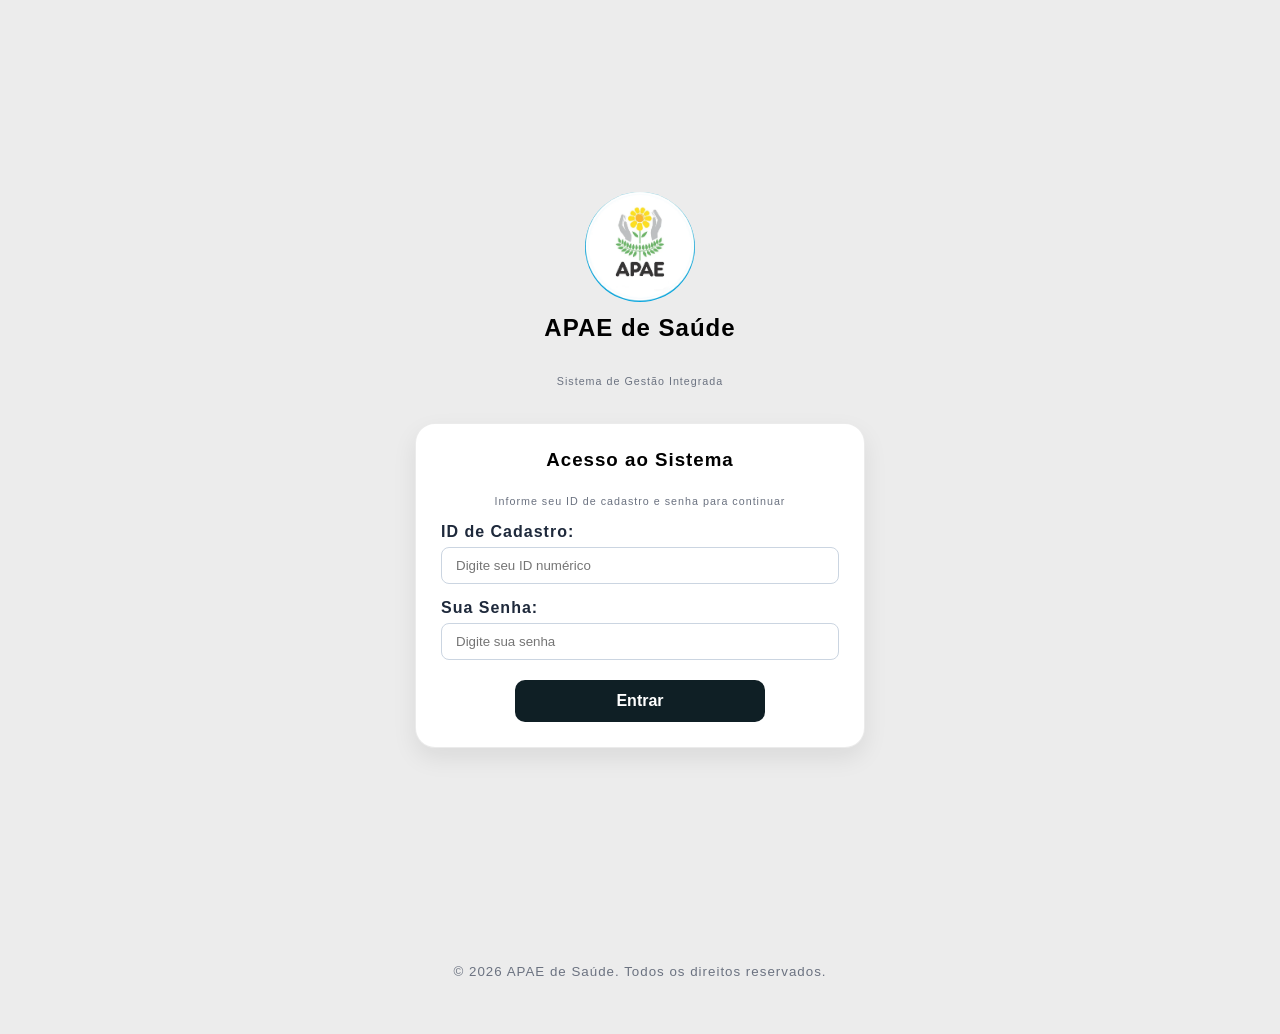
<file: index.html>
<!DOCTYPE html>
<html lang="pt-BR">
<head>
    <meta charset="UTF-8">
   
    <meta name="viewport" content="width=device-width, initial-scale=1.0">
    <title>GISA — APAE de Saúde</title>
    <link rel="stylesheet" href="./css/style.css">
</head>
<body>
    
    <div class="container-login">
        <div class="logo-container">
            <img src="./assets/img_logoApae.png" alt="Logo APAE de Saúde" class="logo-login">
        </div>
        <h2>APAE de Saúde</h2>
        <h6>Sistema de Gestão Integrada</h6>
        <div class="card">
            <h3>Acesso ao Sistema</h3>
            <h6>Informe seu ID de cadastro e senha para continuar</h6>
            <label for="usuario">ID de Cadastro:</label>
            <input type="text" id="usuario" placeholder="Digite seu ID numérico">
            <label for="senha">Sua Senha:</label>
            <input type="password" id="senha" name="senha" minlength="8" required
                placeholder="Digite sua senha" autocomplete="current-password">
            <button onclick="fazerLogin()">Entrar</button>
        </div>
    </div>
    <footer>
        <p><small>&copy; 2026 APAE de Saúde. Todos os direitos reservados.</small></p>
    </footer>

    <script src="./models/Usuario.js"></script>
    <script type="module" src="./controllers/authController.js"></script>
</body>
</html>
</file>
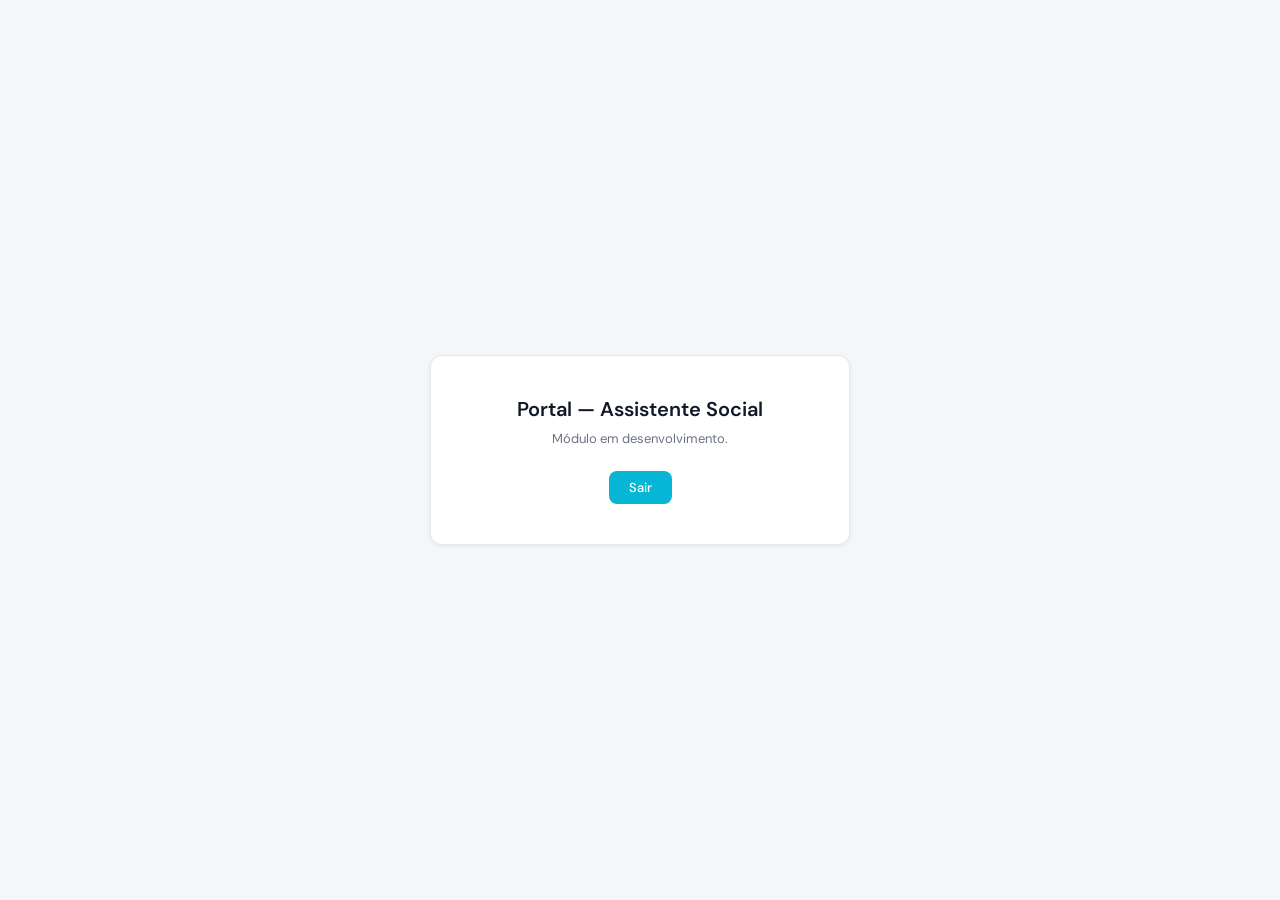
<file: views/assistente_social/dashboard.html>
<!DOCTYPE html>
<html lang="pt-BR">

<head>
  <meta charset="UTF-8" />

  <meta name="viewport" content="width=device-width, initial-scale=1.0" />
  <title>Dashboard — Assistente Social APAE</title>
  <link href="https://fonts.googleapis.com/css2?family=DM+Sans:wght@300;400;500;600&display=swap" rel="stylesheet" />
  <style>
    *,
    *::before,
    *::after {
      box-sizing: border-box;
      margin: 0;
      padding: 0;
    }


    body {
      font-family: 'DM Sans', sans-serif;
      background: #f4f6f9;
      color: #111827;
      min-height: 100vh;
      display: flex;
      flex-direction: column;
      align-items: center;
      justify-content: center;
      gap: 16px;
      padding: 16px;
    }

    .card {
      background: #fff;
      border: 1px solid #e4e8ef;
      border-radius: 12px;
      padding: 40px 48px;
      text-align: center;
      box-shadow: 0 1px 4px rgba(0, 0, 0, .07);
      width: 100%;
      max-width: 420px;
    }

    h1 {
      font-size: 20px;
      font-weight: 600;
      margin-bottom: 8px;
    }

    p {
      font-size: 13px;
      color: #6b7280;
      margin-bottom: 24px;
    }

    a {
      display: inline-block;
      padding: 8px 20px;
      background: #06b6d4;
      color: #fff;
      border-radius: 8px;
      text-decoration: none;
      font-size: 13px;
      font-weight: 500;
    }

    a:hover {
      background: #0891b2;
    }



    @media (min-width: 1400px) {
      .card {
        max-width: 500px;
        padding: 44px 52px;
      }
    }

    @media (max-width: 480px) {

      .card {
        padding: 28px 20px;
      }

      h1 {
        font-size: 17px;
      }
    }


    @media (max-width: 360px) {

      .card {
        padding: 22px 14px;
      }

      h1 {
        font-size: 15px;
      }
    }
  </style>
</head>

<body>

  <div class="card">
    <h1>Portal — Assistente Social</h1>
    <p>Módulo em desenvolvimento.</p>
    <a href="../../index.html">Sair</a>
  </div>
</body>

</html>
</file>
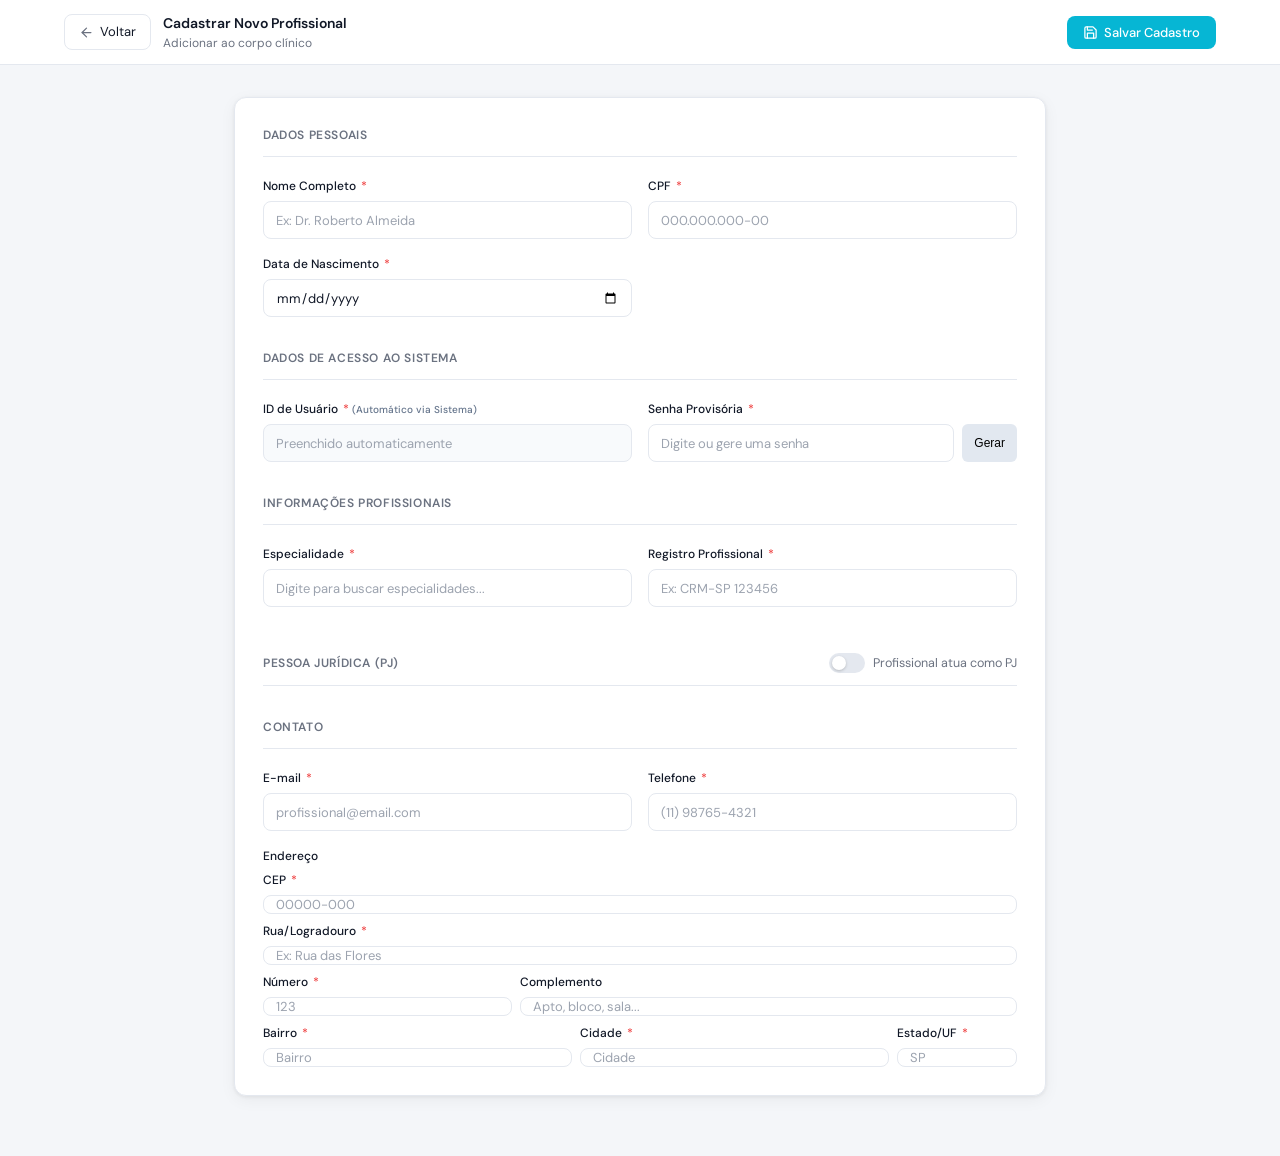
<file: views/coordenacao/cadastro_profissional.html>
<!DOCTYPE html>
<html lang="pt-BR">

<head>
  <meta charset="UTF-8" />
  <meta name="viewport" content="width=device-width, initial-scale=1.0" />
  <title>Cadastrar Profissional — Coordenação APAE</title>
  <link
    href="https://fonts.googleapis.com/css2?family=DM+Sans:wght@300;400;500;600&family=DM+Mono:wght@400;500&display=swap"
    rel="stylesheet" />
  <link rel="stylesheet" href="../../css/gisa.css" />
  <style>
    /* Estilos extras apenas para garantir o alinhamento dos novos campos automáticos */
    .field-group {
      display: flex;
      gap: 8px;
    }

    .field-group input {
      flex: 1;
    }

    .gen-btn {
      background: #e2e8f0;
      border: none;
      padding: 0 12px;
      border-radius: 6px;
      cursor: pointer;
      font-size: 12px;
      font-weight: 500;
      transition: background 0.2s;
    }

    .gen-btn:hover {
      background: #cbd5e1;
    }

    /* ── Estilização de campos desabilitados (Modo Visualização) ── */
    input:disabled,
    select:disabled {
      background-color: #f1f5f9 !important;
      /* Cinza claro suave */
      color: #475569 !important;
      /* Texto cinza escuro legível */
      border-color: #cbd5e1 !important;
      /* Borda suavizada */
      cursor: not-allowed !important;
      /* Cursor de bloqueio */
      opacity: 0.9;
    }
  </style>
</head>

<body>

  <header>
    <div class="header-inner">
      <div class="header-left">
        <a class="back-btn" href="dashboard.html">
          <svg width="15" height="15" viewBox="0 0 24 24" fill="none" stroke="currentColor" stroke-width="2"
            stroke-linecap="round" stroke-linejoin="round">
            <line x1="19" y1="12" x2="5" y2="12" />
            <polyline points="12 19 5 12 12 5" />
          </svg>
          <span>Voltar</span>
        </a>
        <div>
          <h1>Cadastrar Novo Profissional</h1>
          <p>Adicionar ao corpo clínico</p>
        </div>
      </div>
      <button class="save-btn">
        <svg width="15" height="15" viewBox="0 0 24 24" fill="none" stroke="currentColor" stroke-width="2"
          stroke-linecap="round" stroke-linejoin="round">
          <path d="M19 21H5a2 2 0 0 1-2-2V5a2 2 0 0 1 2-2h11l5 5v11a2 2 0 0 1-2 2z" />
          <polyline points="17 21 17 13 7 13 7 21" />
          <polyline points="7 3 7 8 15 8" />
        </svg>
        <span>Salvar Cadastro</span>
      </button>
    </div>
  </header>

  <div class="form-main">
    <div class="form-card">

      <div class="form-section">
        <p class="section-title">Dados Pessoais</p>
        <div class="form-grid">
          <div class="field">
            <label>Nome Completo <span class="req">*</span></label>
            <input type="text" id="inp-nome" placeholder="Ex: Dr. Roberto Almeida" />
          </div>
          <div class="field">
            <label>CPF <span class="req">*</span></label>
            <input type="text" id="inp-cpf" placeholder="000.000.000-00" />
          </div>
          <div class="field">
            <label>Data de Nascimento <span class="req">*</label>
            <input type="date" id="inp-dataNascimento" />
          </div>
        </div>
      </div>

      <div class="form-section" id="access-data-section">
        <p class="section-title">Dados de Acesso ao Sistema</p>
        <div class="form-grid">
          <div class="field">
            <label>ID de Usuário <span class="req">*</span> <small style="color: #64748b;">(Automático via
                Sistema)</small></label>
            <input type="text" id="inp-usuario" placeholder="Preenchido automaticamente" readonly
              style="background:#f8fafc; color:#94a3b8;" />
          </div>
          <div class="field">
            <label>Senha Provisória <span class="req">*</span></label>
            <div class="field-group">
              <input type="text" id="inp-senha" placeholder="Digite ou gere uma senha" />
              <button type="button" id="btn-gerar-senha" class="gen-btn">Gerar</button>
            </div>
          </div>
        </div>
      </div>

      <div class="form-section">
        <p class="section-title">Informações Profissionais</p>
        <div class="form-grid">
          <div class="field">
            <label>Especialidade <span class="req">*</span></label>
            <div class="specialty-wrap">
              <input type="text" id="spec-input" placeholder="Digite para buscar especialidades..."
                autocomplete="off" />
              <div class="specialty-dropdown" id="spec-dropdown"></div>
            </div>
            <div class="tags" id="spec-tags"></div>
          </div>
          <div class="field">
            <label>Registro Profissional <span class="req">*</span></label>
            <input type="text" id="inp-registro" placeholder="Ex: CRM-SP 123456" />
          </div>
          </div>
      </div>

      <div class="form-section">
        <div class="pj-toggle-row">
          <p class="section-title">Pessoa Jurídica (PJ)</p>
          <label class="toggle-label">
            <input type="checkbox" id="pj-check" />
            <div class="toggle-track">
              <div class="toggle-thumb"></div>
            </div>
            <span>Profissional atua como PJ</span>
          </label>
        </div>
        <div class="form-grid pj-fields" id="pj-fields">
          <div class="field">
            <label>CNPJ <span class="req">*</span></label>
            <input type="text" id="inp-cnpj" placeholder="00.000.000/0000-00" />
          </div>
          <div class="field">
            <label>Razão Social <span class="req">*</span></label>
            <input type="text" id="inp-razaoSocial" placeholder="Ex: Roberto Almeida Serviços Médicos LTDA" />
          </div>
          <div class="field">
            <label>Nome Fantasia</label>
            <input type="text" id="inp-nomeFantasia" placeholder="Ex: Clínica Dr. Roberto" />
          </div>
          <div class="field">
            <label>Inscrição Estadual</label>
            <input type="text" id="inp-inscricaoEstadual" placeholder="000.000.000.000" />
          </div>
        </div>
      </div>

      <div class="form-section">
        <p class="section-title">Contato</p>
        <div class="form-grid">
          <div class="field">
            <label>E-mail <span class="req">*</span></label>
            <input type="email" id="inp-email" placeholder="profissional@email.com" />
          </div>
          <div class="field">
            <label>Telefone <span class="req">*</span></label>
            <input type="text" id="inp-tel" placeholder="(11) 98765-4321" />
          </div>
          <div class="field form-col-2 address-group">
            <label>Endereço</label>
            <div class="field-group" style="flex-direction:column; gap:8px;">
              <div class="field">
                <label>CEP <span class="req">*</span></label>
                <input type="text" id="inp-cep" placeholder="00000-000" />
              </div>
              <div class="field">
                <label>Rua/Logradouro <span class="req">*</span></label>
                <input type="text" id="inp-rua" placeholder="Ex: Rua das Flores" />
              </div>
              <div class="field-group">
                <div class="field" style="flex:1">
                  <label>Número <span class="req">*</span></label>
                  <input type="text" id="inp-numero" placeholder="123" />
                </div>
                <div class="field" style="flex:2">
                  <label>Complemento</label>
                  <input type="text" id="inp-complemento" placeholder="Apto, bloco, sala..." />
                </div>
              </div>
              <div class="field-group">
                <div class="field" style="flex:1">
                  <label>Bairro <span class="req">*</span></label>
                  <input type="text" id="inp-bairro" placeholder="Bairro" />
                </div>
                <div class="field" style="flex:1">
                  <label>Cidade <span class="req">*</span></label>
                  <input type="text" id="inp-cidade" placeholder="Cidade" />
                </div>
                <div class="field" style="flex:0 0 120px">
                  <label>Estado/UF <span class="req">*</span></label>
                  <input type="text" id="inp-estado" placeholder="SP" maxlength="2" />
                </div>
              </div>
            </div>
          </div>
        </div>
      </div>

    </div>
  </div>

  <div id="form-message" style="max-width:920px;margin:12px auto;color:#b91c1c;font-weight:600;"></div>

  <script type="module" src="./js/cadastro_profissional.js"></script>

</body>

</html>
</file>
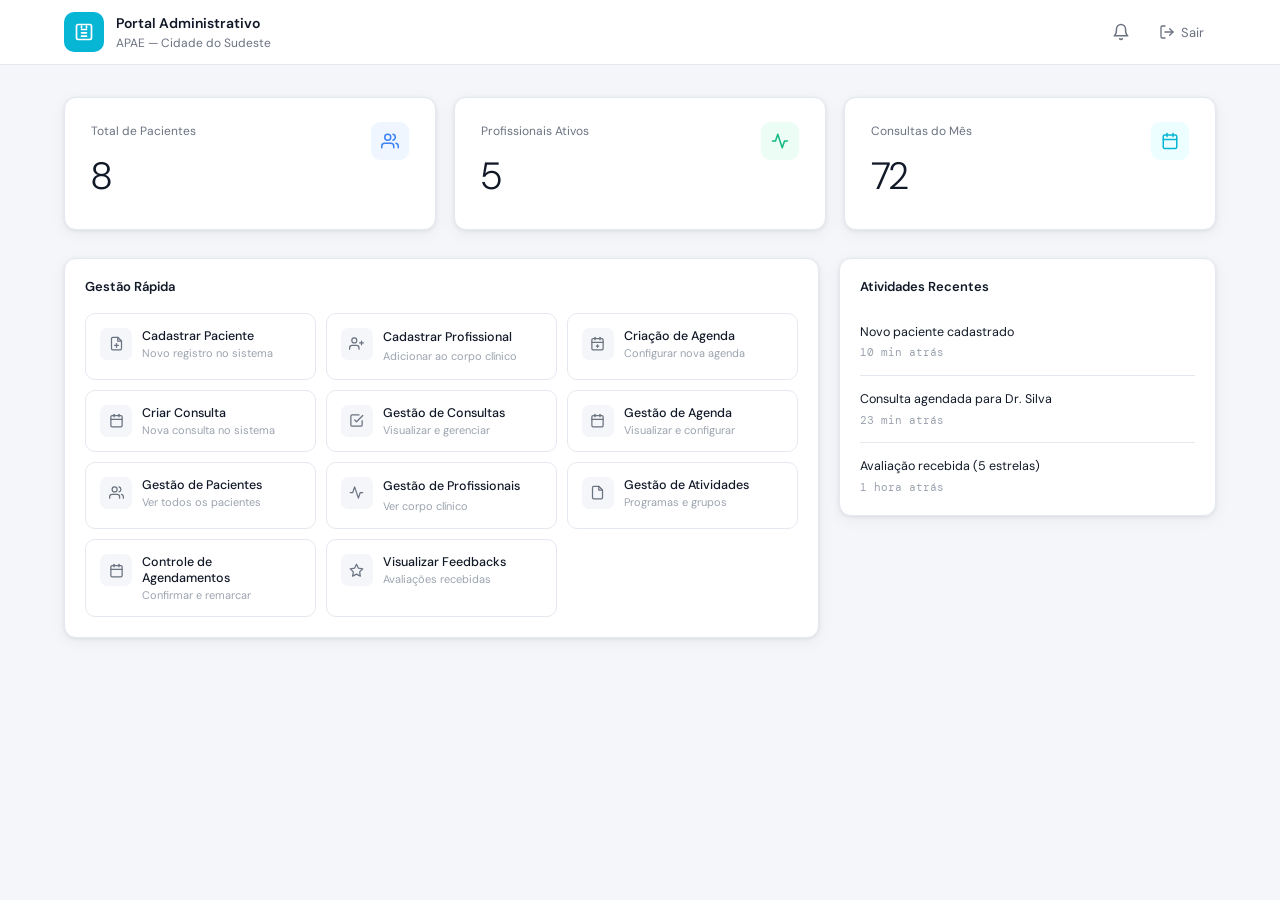
<file: views/coordenacao/dashboard.html>
<!DOCTYPE html>
<html lang="pt-BR">
<head>
  <meta charset="UTF-8" />
  <meta name="viewport" content="width=device-width, initial-scale=1.0" />
  <title>Dashboard — Coordenação APAE</title>
  <link href="https://fonts.googleapis.com/css2?family=DM+Sans:wght@300;400;500;600&family=DM+Mono:wght@400;500&display=swap" rel="stylesheet" />
  <link rel="stylesheet" href="../../css/gisa.css" />
</head>
<body>

<header>
  <div class="header-inner">
    <div class="brand">
      <div class="brand-icon">
        <svg width="20" height="20" viewBox="0 0 24 24" fill="none" stroke="currentColor" stroke-width="2" stroke-linecap="round" stroke-linejoin="round">
          <rect x="3" y="3" width="18" height="18" rx="2"/><path d="M9 9h6M9 13h6M9 17h6M9 5v2M15 5v2"/>
        </svg>
      </div>
      <div class="brand-text">
        <h1>Portal Administrativo</h1>
        <p>APAE — Cidade do Sudeste</p>
      </div>
    </div>
    <div class="header-actions">
      <button class="icon-btn" title="Notificações">
        <svg width="18" height="18" viewBox="0 0 24 24" fill="none" stroke="currentColor" stroke-width="2" stroke-linecap="round" stroke-linejoin="round">
          <path d="M18 8A6 6 0 0 0 6 8c0 7-3 9-3 9h18s-3-2-3-9"/><path d="M13.73 21a2 2 0 0 1-3.46 0"/>
        </svg>
      </button>
      <button class="text-btn">
        <svg width="16" height="16" viewBox="0 0 24 24" fill="none" stroke="currentColor" stroke-width="2" stroke-linecap="round" stroke-linejoin="round">
          <path d="M9 21H5a2 2 0 0 1-2-2V5a2 2 0 0 1 2-2h4"/><polyline points="16 17 21 12 16 7"/><line x1="21" y1="12" x2="9" y2="12"/>
        </svg>
        Sair
      </button>
    </div>
  </div>
</header>

<main>

  <!-- Stats -->
  <div class="stats-grid">
    <div class="stat-card">
      <div>
        <p class="stat-label">Total de Pacientes</p>
        <p class="stat-value">8</p>
      </div>
      <div class="stat-icon blue">
        <svg width="18" height="18" viewBox="0 0 24 24" fill="none" stroke="currentColor" stroke-width="2" stroke-linecap="round" stroke-linejoin="round">
          <path d="M17 21v-2a4 4 0 0 0-4-4H5a4 4 0 0 0-4 4v2"/><circle cx="9" cy="7" r="4"/><path d="M23 21v-2a4 4 0 0 0-3-3.87"/><path d="M16 3.13a4 4 0 0 1 0 7.75"/>
        </svg>
      </div>
    </div>
    <div class="stat-card">
      <div>
        <p class="stat-label">Profissionais Ativos</p>
        <p class="stat-value">5</p>
      </div>
      <div class="stat-icon green">
        <svg width="18" height="18" viewBox="0 0 24 24" fill="none" stroke="currentColor" stroke-width="2" stroke-linecap="round" stroke-linejoin="round">
          <polyline points="22 12 18 12 15 21 9 3 6 12 2 12"/>
        </svg>
      </div>
    </div>
    <div class="stat-card">
      <div>
        <p class="stat-label">Consultas do Mês</p>
        <p class="stat-value">72</p>
      </div>
      <div class="stat-icon cyan">
        <svg width="18" height="18" viewBox="0 0 24 24" fill="none" stroke="currentColor" stroke-width="2" stroke-linecap="round" stroke-linejoin="round">
          <rect x="3" y="4" width="18" height="18" rx="2" ry="2"/><line x1="16" y1="2" x2="16" y2="6"/><line x1="8" y1="2" x2="8" y2="6"/><line x1="3" y1="10" x2="21" y2="10"/>
        </svg>
      </div>
    </div>
  </div>

  <!-- Content grid: 2 colunas (Gestão Rápida unificada + Atividades Recentes) -->
  <div class="content-grid">

    <!-- Gestão Rápida — agora com TODOS os módulos unificados (quick-btn) -->
    <div class="card">
      <div class="card-header">Gestão Rápida</div>
      <div class="card-body">
        <div class="quick-grid-auto">

          <!-- Ações originais da Gestão Rápida -->
          <button class="quick-btn">
            <div class="q-icon">
              <svg width="15" height="15" viewBox="0 0 24 24" fill="none" stroke="currentColor" stroke-width="2" stroke-linecap="round" stroke-linejoin="round">
                <path d="M14 2H6a2 2 0 0 0-2 2v16a2 2 0 0 0 2 2h12a2 2 0 0 0 2-2V8z"/><polyline points="14 2 14 8 20 8"/><line x1="12" y1="18" x2="12" y2="12"/><line x1="9" y1="15" x2="15" y2="15"/>
              </svg>
            </div>
            <div>
              <p class="q-title">Cadastrar Paciente</p>
              <p class="q-sub">Novo registro no sistema</p>
            </div>
          </button>

          <a class="quick-btn" href="cadastro_profissional.html">
            <div class="q-icon">
              <svg width="15" height="15" viewBox="0 0 24 24" fill="none" stroke="currentColor" stroke-width="2" stroke-linecap="round" stroke-linejoin="round">
                <path d="M16 21v-2a4 4 0 0 0-4-4H5a4 4 0 0 0-4 4v2"/><circle cx="8.5" cy="7" r="4"/><line x1="20" y1="8" x2="20" y2="14"/><line x1="23" y1="11" x2="17" y2="11"/>
              </svg>
            </div>
            <div>
              <p class="q-title">Cadastrar Profissional</p>
              <p class="q-sub">Adicionar ao corpo clínico</p>
            </div>
          </a>

          <button class="quick-btn">
            <div class="q-icon">
              <svg width="15" height="15" viewBox="0 0 24 24" fill="none" stroke="currentColor" stroke-width="2" stroke-linecap="round" stroke-linejoin="round">
                <rect x="3" y="4" width="18" height="18" rx="2"/><line x1="16" y1="2" x2="16" y2="6"/><line x1="8" y1="2" x2="8" y2="6"/><line x1="3" y1="10" x2="21" y2="10"/><line x1="12" y1="14" x2="12" y2="18"/><line x1="10" y1="16" x2="14" y2="16"/>
              </svg>
            </div>
            <div>
              <p class="q-title">Criação de Agenda</p>
              <p class="q-sub">Configurar nova agenda</p>
            </div>
          </button>

          <button class="quick-btn">
            <div class="q-icon">
              <svg width="15" height="15" viewBox="0 0 24 24" fill="none" stroke="currentColor" stroke-width="2" stroke-linecap="round" stroke-linejoin="round">
                <rect x="3" y="4" width="18" height="18" rx="2"/><line x1="16" y1="2" x2="16" y2="6"/><line x1="8" y1="2" x2="8" y2="6"/><line x1="3" y1="10" x2="21" y2="10"/>
              </svg>
            </div>
            <div>
              <p class="q-title">Criar Consulta</p>
              <p class="q-sub">Nova consulta no sistema</p>
            </div>
          </button>

          <button class="quick-btn">
            <div class="q-icon">
              <svg width="15" height="15" viewBox="0 0 24 24" fill="none" stroke="currentColor" stroke-width="2" stroke-linecap="round" stroke-linejoin="round">
                <path d="M9 11l3 3L22 4"/><path d="M21 12v7a2 2 0 0 1-2 2H5a2 2 0 0 1-2-2V5a2 2 0 0 1 2-2h11"/>
              </svg>
            </div>
            <div>
              <p class="q-title">Gestão de Consultas</p>
              <p class="q-sub">Visualizar e gerenciar</p>
            </div>
          </button>

          <!-- Módulos que estavam no card "Módulos de Gestão" — agora unificados aqui -->

          <button class="quick-btn">
            <div class="q-icon">
              <svg width="15" height="15" viewBox="0 0 24 24" fill="none" stroke="currentColor" stroke-width="2" stroke-linecap="round" stroke-linejoin="round">
                <rect x="3" y="4" width="18" height="18" rx="2"/><line x1="16" y1="2" x2="16" y2="6"/><line x1="8" y1="2" x2="8" y2="6"/><line x1="3" y1="10" x2="21" y2="10"/>
              </svg>
            </div>
            <div>
              <p class="q-title">Gestão de Agenda</p>
              <p class="q-sub">Visualizar e configurar</p>
            </div>
          </button>

          <button class="quick-btn">
            <div class="q-icon">
              <svg width="15" height="15" viewBox="0 0 24 24" fill="none" stroke="currentColor" stroke-width="2" stroke-linecap="round" stroke-linejoin="round">
                <path d="M17 21v-2a4 4 0 0 0-4-4H5a4 4 0 0 0-4 4v2"/><circle cx="9" cy="7" r="4"/><path d="M23 21v-2a4 4 0 0 0-3-3.87"/><path d="M16 3.13a4 4 0 0 1 0 7.75"/>
              </svg>
            </div>
            <div>
              <p class="q-title">Gestão de Pacientes</p>
              <p class="q-sub">Ver todos os pacientes</p>
            </div>
          </button>

          <a class="quick-btn" href="gestao_profissionais.html">
            <div class="q-icon">
              <svg width="15" height="15" viewBox="0 0 24 24" fill="none" stroke="currentColor" stroke-width="2" stroke-linecap="round" stroke-linejoin="round">
                <polyline points="22 12 18 12 15 21 9 3 6 12 2 12"/>
              </svg>
            </div>
            <div>
              <p class="q-title">Gestão de Profissionais</p>
              <p class="q-sub">Ver corpo clínico</p>
            </div>
          </a>

          <button class="quick-btn">
            <div class="q-icon">
              <svg width="15" height="15" viewBox="0 0 24 24" fill="none" stroke="currentColor" stroke-width="2" stroke-linecap="round" stroke-linejoin="round">
                <path d="M14 2H6a2 2 0 0 0-2 2v16a2 2 0 0 0 2 2h12a2 2 0 0 0 2-2V8z"/><polyline points="14 2 14 8 20 8"/>
              </svg>
            </div>
            <div>
              <p class="q-title">Gestão de Atividades</p>
              <p class="q-sub">Programas e grupos</p>
            </div>
          </button>

          <button class="quick-btn">
            <div class="q-icon">
              <svg width="15" height="15" viewBox="0 0 24 24" fill="none" stroke="currentColor" stroke-width="2" stroke-linecap="round" stroke-linejoin="round">
                <rect x="3" y="4" width="18" height="18" rx="2"/><line x1="16" y1="2" x2="16" y2="6"/><line x1="8" y1="2" x2="8" y2="6"/><line x1="3" y1="10" x2="21" y2="10"/>
              </svg>
            </div>
            <div>
              <p class="q-title">Controle de Agendamentos</p>
              <p class="q-sub">Confirmar e remarcar</p>
            </div>
          </button>

          <button class="quick-btn">
            <div class="q-icon">
              <svg width="15" height="15" viewBox="0 0 24 24" fill="none" stroke="currentColor" stroke-width="2" stroke-linecap="round" stroke-linejoin="round">
                <polygon points="12 2 15.09 8.26 22 9.27 17 14.14 18.18 21.02 12 17.77 5.82 21.02 7 14.14 2 9.27 8.91 8.26 12 2"/>
              </svg>
            </div>
            <div>
              <p class="q-title">Visualizar Feedbacks</p>
              <p class="q-sub">Avaliações recebidas</p>
            </div>
          </button>

        </div>
      </div>
    </div>

    <!-- Atividades Recentes -->
    <div class="card">
      <div class="card-header">Atividades Recentes</div>
      <div class="card-body" style="padding-top:12px">
        <div class="activity-list">
          <div class="activity-item">
            <p class="activity-title">Novo paciente cadastrado</p>
            <p class="activity-time">10 min atrás</p>
          </div>
          <div class="activity-item">
            <p class="activity-title">Consulta agendada para Dr. Silva</p>
            <p class="activity-time">23 min atrás</p>
          </div>
          <div class="activity-item">
            <p class="activity-title">Avaliação recebida (5 estrelas)</p>
            <p class="activity-time">1 hora atrás</p>
          </div>
        </div>
      </div>
    </div>

  </div>
</main>

</body>
</html>
</file>
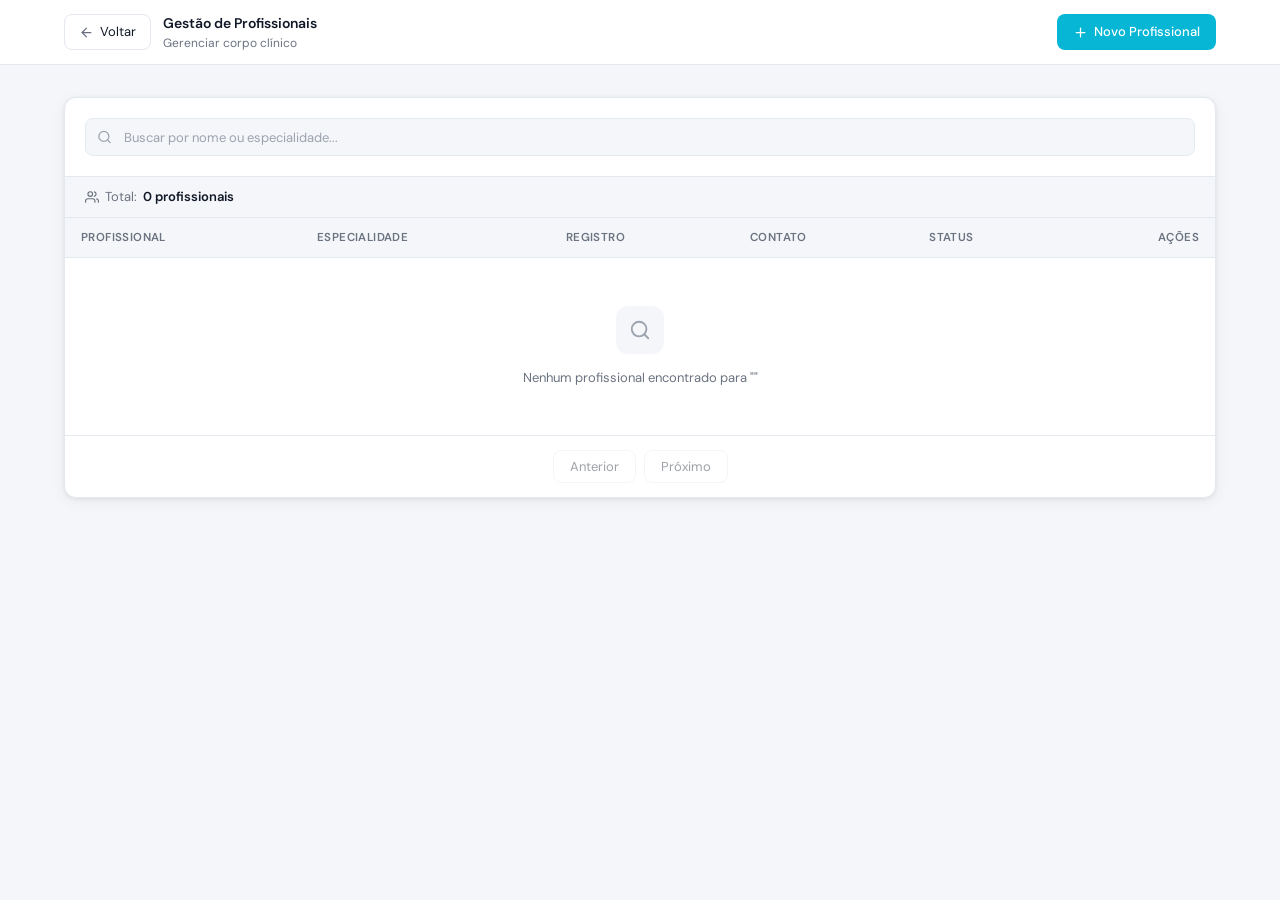
<file: views/coordenacao/gestao_profissionais.html>
<!DOCTYPE html>
<html lang="pt-BR">

<head>
  <meta charset="UTF-8" />
  <meta name="viewport" content="width=device-width, initial-scale=1.0" />
  <title>Gestão de Profissionais — Coordenação APAE</title>
  <link
    href="https://fonts.googleapis.com/css2?family=DM+Sans:wght@300;400;500;600&family=DM+Mono:wght@400;500&display=swap"
    rel="stylesheet" />
  <link rel="stylesheet" href="../../css/gisa.css" />
  <style>
    .loader {
      display: none;
      text-align: center;
      color: var(--muted);
      padding: 2rem 0;
      font-weight: 500;
    }

    .loader.show {
      display: block;
    }

    /* ── PAGINAÇÃO ── */
    .pagination {
      display: flex;
      justify-content: center;
      gap: 8px;
      padding: 14px 20px;
      border-top: 1px solid var(--border);
      flex-wrap: wrap;
    }

    .pagination button {
      border: 1px solid var(--border);
      background: var(--surface);
      color: var(--text);
      padding: 7px 16px;
      border-radius: 8px;
      cursor: pointer;
      font-family: var(--font);
      font-size: 13px;
      transition: background .15s, border-color .15s;
    }

    .pagination button:hover:not(:disabled) {
      background: var(--bg);
      border-color: var(--accent);
    }

    .pagination button:disabled {
      opacity: .4;
      cursor: not-allowed;
    }


    .table-wrap {
      display: block;
      overflow-x: auto;
      -webkit-overflow-scrolling: touch;
    }

    table {
      width: 100%;
      border-collapse: collapse;
      min-width: 520px;
    }

    .cards-list {
      display: none;
    }

    /* oculto no desktop */

    @media (max-width: 640px) {
      .table-wrap {
        display: none;
      }

      /* tabela some */
      .cards-list {
        display: flex;
        flex-direction: column;
        gap: 10px;
        padding: 12px 16px 16px;
      }
    }

    .prof-card {
      border: 1.5px solid var(--border);
      border-radius: 10px;
      padding: 14px 14px 10px;
      background: var(--surface);
      transition: border-color .15s;
    }

    .prof-card:hover {
      border-color: var(--accent);
    }

    .pc-top {
      display: flex;
      align-items: center;
      gap: 10px;
      margin-bottom: 10px;
    }

    .pc-name {
      flex: 1;
      min-width: 0;
      font-size: 13.5px;
      font-weight: 600;
      color: var(--text);
      white-space: nowrap;
      overflow: hidden;
      text-overflow: ellipsis;
    }

    .pc-details {
      display: grid;
      grid-template-columns: 1fr 1fr;
      gap: 6px 12px;
      margin-bottom: 10px;
    }

    .pc-field {
      display: flex;
      flex-direction: column;
      gap: 1px;
    }

    .pc-label {
      font-size: 10px;
      color: var(--faint);
      text-transform: uppercase;
      letter-spacing: .4px;
    }

    .pc-value {
      font-size: 12.5px;
      color: var(--text);
      white-space: nowrap;
      overflow: hidden;
      text-overflow: ellipsis;
    }

    .pc-footer {
      display: flex;
      justify-content: flex-end;
      gap: 4px;
      padding-top: 8px;
      border-top: 1px solid var(--border);
    }

    @media (max-width: 380px) {
      .pc-details {
        grid-template-columns: 1fr;
      }

      .pc-name {
        font-size: 13px;
      }
    }
  </style>
</head>

<body>

  <header>
    <div class="header-inner">
      <div class="header-left">
        <a class="back-btn" href="dashboard.html">
          <svg width="15" height="15" viewBox="0 0 24 24" fill="none" stroke="currentColor" stroke-width="2"
            stroke-linecap="round" stroke-linejoin="round">
            <line x1="19" y1="12" x2="5" y2="12" />
            <polyline points="12 19 5 12 12 5" />
          </svg>
          <span>Voltar</span>
        </a>
        <div>
          <h1>Gestão de Profissionais</h1>
          <p>Gerenciar corpo clínico</p>
        </div>
      </div>
      <a class="new-btn" href="cadastro_profissional.html">
        <svg width="15" height="15" viewBox="0 0 24 24" fill="none" stroke="currentColor" stroke-width="2"
          stroke-linecap="round" stroke-linejoin="round">
          <line x1="12" y1="5" x2="12" y2="19" />
          <line x1="5" y1="12" x2="19" y2="12" />
        </svg>
        <span>Novo Profissional</span>
      </a>
    </div>
  </header>

  <main>
    <div class="card">

      <!-- Busca -->
      <div class="toolbar">
        <div class="search-wrap">
          <svg width="15" height="15" viewBox="0 0 24 24" fill="none" stroke="currentColor" stroke-width="2"
            stroke-linecap="round" stroke-linejoin="round">
            <circle cx="11" cy="11" r="8" />
            <line x1="21" y1="21" x2="16.65" y2="16.65" />
          </svg>
          <input class="search-input" id="search" type="text" placeholder="Buscar por nome ou especialidade..." />
        </div>
      </div>

      <!-- Contagem -->
      <div class="stats-bar">
        <svg width="14" height="14" viewBox="0 0 24 24" fill="none" stroke="currentColor" stroke-width="2"
          stroke-linecap="round" stroke-linejoin="round">
          <path d="M17 21v-2a4 4 0 0 0-4-4H5a4 4 0 0 0-4 4v2" />
          <circle cx="9" cy="7" r="4" />
          <path d="M23 21v-2a4 4 0 0 0-3-3.87" />
          <path d="M16 3.13a4 4 0 0 1 0 7.75" />
        </svg>
        Total: <strong id="count">0 profissionais</strong>
      </div>

      <!-- Loader -->
      <div id="loader" class="loader">Carregando profissionais...</div>

      <!-- ── DESKTOP: tabela ── -->
      <div class="table-wrap">
        <table>
          <thead>
            <tr>
              <th>Profissional</th>
              <th>Especialidade</th>
              <th class="col-registro">Registro</th>
              <th class="col-email">Contato</th>
              <th>Status</th>
              <th class="right">Ações</th>
            </tr>
          </thead>
          <tbody id="tbody"></tbody>
        </table>
      </div>

      <!-- ── MOBILE: cards ── -->
      <div class="cards-list" id="cards-list"></div>

      <!-- Empty state (compartilhado) -->
      <div class="empty" id="empty">
        <div class="empty-icon">
          <svg width="22" height="22" viewBox="0 0 24 24" fill="none" stroke="currentColor" stroke-width="2"
            stroke-linecap="round" stroke-linejoin="round">
            <circle cx="11" cy="11" r="8" />
            <line x1="21" y1="21" x2="16.65" y2="16.65" />
          </svg>
        </div>
        <p>Nenhum profissional encontrado para "<span id="empty-term"></span>"</p>
      </div>

      <!-- Paginação -->
      <div class="pagination" id="pagination">
        <button id="prevPage" type="button" disabled>Anterior</button>
        <button id="nextPage" type="button" disabled>Próximo</button>
      </div>

    </div>
  </main>

  <script type="module" src="./js/gestao_profissionais.js"></script>

</body>

</html>
</file>
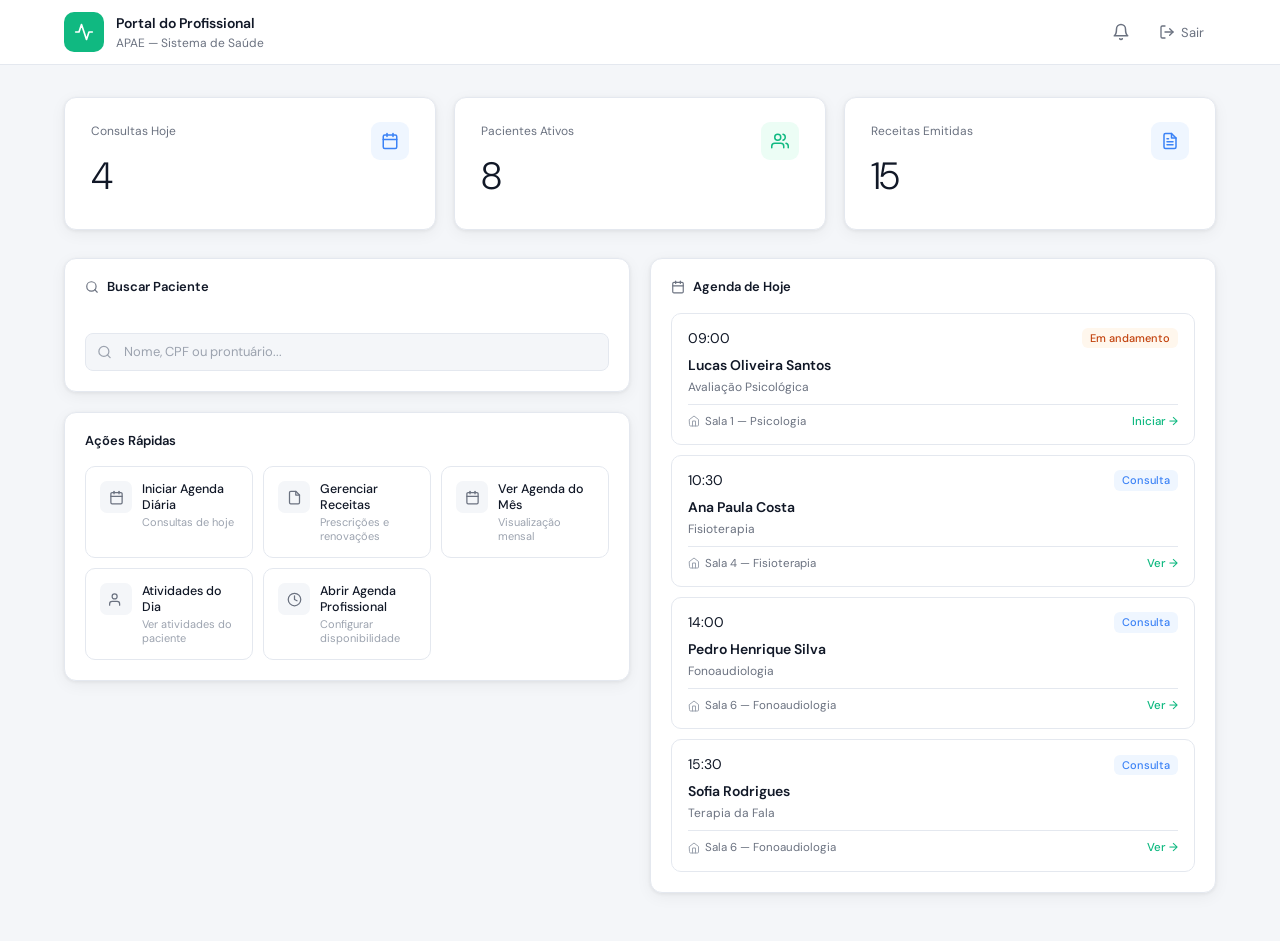
<file: views/medico/dashboard.html>
<!DOCTYPE html>
<html lang="pt-BR">

<head>
  <meta charset="UTF-8" />
  <meta name="viewport" content="width=device-width, initial-scale=1.0" />
  <title>Dashboard — Profissional APAE</title>
  <link
    href="https://fonts.googleapis.com/css2?family=DM+Sans:wght@300;400;500;600&family=DM+Mono:wght@400;500&display=swap"
    rel="stylesheet" />
  <link rel="stylesheet" href="../../css/gisa.css" />
  <style>
    :root {
      --accent: #10b981;
      --accent-lt: #ecfdf5;
      --accent-dk: #059669;
    }

    .content-grid {
      grid-template-columns: 1fr 1fr;
    }

    .agenda-card-item {
      border: 1.5px solid var(--border);
      border-radius: 10px;
      padding: 14px 16px;
      margin-bottom: 10px;
      transition: border-color .15s, background .15s;
    }

    .agenda-card-item:last-child {
      margin-bottom: 0;
    }

    .agenda-card-item:hover {
      border-color: var(--accent);
      background: var(--accent-lt);
    }

    .agenda-card-top {
      display: flex;
      align-items: center;
      justify-content: space-between;
      margin-bottom: 6px;
    }

    .agenda-card-name {
      font-size: 14px;
      font-weight: 600;
      color: var(--text);
      margin-bottom: 2px;
    }

    .agenda-card-type {
      font-size: 12px;
      color: var(--muted);
      margin-bottom: 8px;
    }

    .agenda-card-footer {
      display: flex;
      align-items: center;
      justify-content: space-between;
      padding-top: 8px;
      border-top: 1px solid var(--border);
    }

    .agenda-card-sala {
      display: flex;
      align-items: center;
      gap: 5px;
      font-size: 11.5px;
      color: var(--muted);
    }

    .agenda-card-sala svg {
      color: var(--faint);
    }

    .agenda-card-btn {
      font-size: 11.5px;
      font-weight: 500;
      color: var(--accent);
      background: none;
      border: none;
      cursor: pointer;
      padding: 0;
      font-family: var(--font);
      transition: color .15s;
    }

    .agenda-card-btn:hover {
      color: var(--accent-dk);
    }
  </style>
</head>

<body>

  <header>
    <div class="header-inner">
      <div class="brand">
        <div class="brand-icon">
          <svg width="20" height="20" viewBox="0 0 24 24" fill="none" stroke="currentColor" stroke-width="2"
            stroke-linecap="round" stroke-linejoin="round">
            <path d="M22 12h-4l-3 9L9 3l-3 9H2" />
          </svg>
        </div>
        <div class="brand-text">
          <h1>Portal do Profissional</h1>
          <p>APAE — Sistema de Saúde</p>
        </div>
      </div>
      <div class="header-actions">
        <button class="icon-btn" title="Notificações">
          <svg width="18" height="18" viewBox="0 0 24 24" fill="none" stroke="currentColor" stroke-width="2"
            stroke-linecap="round" stroke-linejoin="round">
            <path d="M18 8A6 6 0 0 0 6 8c0 7-3 9-3 9h18s-3-2-3-9" />
            <path d="M13.73 21a2 2 0 0 1-3.46 0" />
          </svg>
        </button>
        <button class="text-btn">
          <svg width="16" height="16" viewBox="0 0 24 24" fill="none" stroke="currentColor" stroke-width="2"
            stroke-linecap="round" stroke-linejoin="round">
            <path d="M9 21H5a2 2 0 0 1-2-2V5a2 2 0 0 1 2-2h4" />
            <polyline points="16 17 21 12 16 7" />
            <line x1="21" y1="12" x2="9" y2="12" />
          </svg>
          Sair
        </button>
      </div>
    </div>
  </header>

  <main>

    <div class="stats-grid">
      <div class="stat-card">
        <div>
          <p class="stat-label">Consultas Hoje</p>
          <p class="stat-value">4</p>
        </div>
        <div class="stat-icon si-blue">
          <svg width="18" height="18" viewBox="0 0 24 24" fill="none" stroke="currentColor" stroke-width="2"
            stroke-linecap="round" stroke-linejoin="round">
            <rect x="3" y="4" width="18" height="18" rx="2" />
            <line x1="16" y1="2" x2="16" y2="6" />
            <line x1="8" y1="2" x2="8" y2="6" />
            <line x1="3" y1="10" x2="21" y2="10" />
          </svg>
        </div>
      </div>
      <div class="stat-card">
        <div>
          <p class="stat-label">Pacientes Ativos</p>
          <p class="stat-value">8</p>
        </div>
        <div class="stat-icon si-green">
          <svg width="18" height="18" viewBox="0 0 24 24" fill="none" stroke="currentColor" stroke-width="2"
            stroke-linecap="round" stroke-linejoin="round">
            <path d="M17 21v-2a4 4 0 0 0-4-4H5a4 4 0 0 0-4 4v2" />
            <circle cx="9" cy="7" r="4" />
            <path d="M23 21v-2a4 4 0 0 0-3-3.87" />
            <path d="M16 3.13a4 4 0 0 1 0 7.75" />
          </svg>
        </div>
      </div>
      <div class="stat-card">
        <div>
          <p class="stat-label">Receitas Emitidas</p>
          <p class="stat-value">15</p>
        </div>
        <div class="stat-icon si-blue">
          <svg width="18" height="18" viewBox="0 0 24 24" fill="none" stroke="currentColor" stroke-width="2"
            stroke-linecap="round" stroke-linejoin="round">
            <path d="M14 2H6a2 2 0 0 0-2 2v16a2 2 0 0 0 2 2h12a2 2 0 0 0 2-2V8z" />
            <polyline points="14 2 14 8 20 8" />
            <line x1="16" y1="13" x2="8" y2="13" />
            <line x1="16" y1="17" x2="8" y2="17" />
            <polyline points="10 9 9 9 8 9" />
          </svg>
        </div>
      </div>
    </div>

    <div class="content-grid">

      <div class="col-left">

        <div class="card">
          <div class="card-header">
            <svg width="14" height="14" viewBox="0 0 24 24" fill="none" stroke="currentColor" stroke-width="2"
              stroke-linecap="round" stroke-linejoin="round">
              <circle cx="11" cy="11" r="8" />
              <line x1="21" y1="21" x2="16.65" y2="16.65" />
            </svg>
            Buscar Paciente
          </div>
          <div class="card-body">
            <div class="search-wrap">
              <svg width="15" height="15" viewBox="0 0 24 24" fill="none" stroke="currentColor" stroke-width="2"
                stroke-linecap="round" stroke-linejoin="round">
                <circle cx="11" cy="11" r="8" />
                <line x1="21" y1="21" x2="16.65" y2="16.65" />
              </svg>
              <input class="search-input" type="text" placeholder="Nome, CPF ou prontuário..." />
            </div>
          </div>
        </div>

        <div class="card">
          <div class="card-header">Ações Rápidas</div>
          <div class="card-body">
            <div class="quick-grid-auto">

              <button class="quick-btn">
                <div class="q-icon">
                  <svg width="15" height="15" viewBox="0 0 24 24" fill="none" stroke="currentColor" stroke-width="2"
                    stroke-linecap="round" stroke-linejoin="round">
                    <rect x="3" y="4" width="18" height="18" rx="2" />
                    <line x1="16" y1="2" x2="16" y2="6" />
                    <line x1="8" y1="2" x2="8" y2="6" />
                    <line x1="3" y1="10" x2="21" y2="10" />
                  </svg>
                </div>
                <div>
                  <p class="q-title">Iniciar Agenda Diária</p>
                  <p class="q-sub">Consultas de hoje</p>
                </div>
              </button>

              <button class="quick-btn">
                <div class="q-icon">
                  <svg width="15" height="15" viewBox="0 0 24 24" fill="none" stroke="currentColor" stroke-width="2"
                    stroke-linecap="round" stroke-linejoin="round">
                    <path d="M14 2H6a2 2 0 0 0-2 2v16a2 2 0 0 0 2 2h12a2 2 0 0 0 2-2V8z" />
                    <polyline points="14 2 14 8 20 8" />
                  </svg>
                </div>
                <div>
                  <p class="q-title">Gerenciar Receitas</p>
                  <p class="q-sub">Prescrições e renovações</p>
                </div>
              </button>

              <button class="quick-btn">
                <div class="q-icon">
                  <svg width="15" height="15" viewBox="0 0 24 24" fill="none" stroke="currentColor" stroke-width="2"
                    stroke-linecap="round" stroke-linejoin="round">
                    <rect x="3" y="4" width="18" height="18" rx="2" />
                    <line x1="16" y1="2" x2="16" y2="6" />
                    <line x1="8" y1="2" x2="8" y2="6" />
                    <line x1="3" y1="10" x2="21" y2="10" />
                  </svg>
                </div>
                <div>
                  <p class="q-title">Ver Agenda do Mês</p>
                  <p class="q-sub">Visualização mensal</p>
                </div>
              </button>

              <button class="quick-btn">
                <div class="q-icon">
                  <svg width="15" height="15" viewBox="0 0 24 24" fill="none" stroke="currentColor" stroke-width="2"
                    stroke-linecap="round" stroke-linejoin="round">
                    <path d="M17 21v-2a4 4 0 0 0-4-4H5a4 4 0 0 0-4 4v2" />
                    <circle cx="9" cy="7" r="4" />
                  </svg>
                </div>
                <div>
                  <p class="q-title">Atividades do Dia</p>
                  <p class="q-sub">Ver atividades do paciente</p>
                </div>
              </button>

              <button class="quick-btn">
                <div class="q-icon">
                  <svg width="15" height="15" viewBox="0 0 24 24" fill="none" stroke="currentColor" stroke-width="2"
                    stroke-linecap="round" stroke-linejoin="round">
                    <circle cx="12" cy="12" r="10" />
                    <polyline points="12 6 12 12 16 14" />
                  </svg>
                </div>
                <div>
                  <p class="q-title">Abrir Agenda Profissional</p>
                  <p class="q-sub">Configurar disponibilidade</p>
                </div>
              </button>

            </div>
          </div>
        </div>
      </div>

      <!-- Coluna DIREITA: agenda de hoje em mini-cards -->
      <div class="card">
        <div class="card-header">
          <svg width="14" height="14" viewBox="0 0 24 24" fill="none" stroke="currentColor" stroke-width="2"
            stroke-linecap="round" stroke-linejoin="round">
            <rect x="3" y="4" width="18" height="18" rx="2" />
            <line x1="16" y1="2" x2="16" y2="6" />
            <line x1="8" y1="2" x2="8" y2="6" />
            <line x1="3" y1="10" x2="21" y2="10" />
          </svg>
          Agenda de Hoje
        </div>
        <div class="card-body">

          <div class="agenda-card-item">
            <div class="agenda-card-top">
              <span class="agenda-time">09:00</span>
              <span class="badge badge-orange">Em andamento</span>
            </div>
            <p class="agenda-card-name">Lucas Oliveira Santos</p>
            <p class="agenda-card-type">Avaliação Psicológica</p>
            <div class="agenda-card-footer">
              <div class="agenda-card-sala">
                <svg width="12" height="12" viewBox="0 0 24 24" fill="none" stroke="currentColor" stroke-width="2"
                  stroke-linecap="round" stroke-linejoin="round">
                  <path d="M3 9l9-7 9 7v11a2 2 0 0 1-2 2H5a2 2 0 0 1-2-2z" />
                  <polyline points="9 22 9 12 15 12 15 22" />
                </svg>
                Sala 1 — Psicologia
              </div>
              <button class="agenda-card-btn">Iniciar →</button>
            </div>
          </div>

          <div class="agenda-card-item">
            <div class="agenda-card-top">
              <span class="agenda-time">10:30</span>
              <span class="badge badge-blue">Consulta</span>
            </div>
            <p class="agenda-card-name">Ana Paula Costa</p>
            <p class="agenda-card-type">Fisioterapia</p>
            <div class="agenda-card-footer">
              <div class="agenda-card-sala">
                <svg width="12" height="12" viewBox="0 0 24 24" fill="none" stroke="currentColor" stroke-width="2"
                  stroke-linecap="round" stroke-linejoin="round">
                  <path d="M3 9l9-7 9 7v11a2 2 0 0 1-2 2H5a2 2 0 0 1-2-2z" />
                  <polyline points="9 22 9 12 15 12 15 22" />
                </svg>
                Sala 4 — Fisioterapia
              </div>
              <button class="agenda-card-btn">Ver →</button>
            </div>
          </div>

          <div class="agenda-card-item">
            <div class="agenda-card-top">
              <span class="agenda-time">14:00</span>
              <span class="badge badge-blue">Consulta</span>
            </div>
            <p class="agenda-card-name">Pedro Henrique Silva</p>
            <p class="agenda-card-type">Fonoaudiologia</p>
            <div class="agenda-card-footer">
              <div class="agenda-card-sala">
                <svg width="12" height="12" viewBox="0 0 24 24" fill="none" stroke="currentColor" stroke-width="2"
                  stroke-linecap="round" stroke-linejoin="round">
                  <path d="M3 9l9-7 9 7v11a2 2 0 0 1-2 2H5a2 2 0 0 1-2-2z" />
                  <polyline points="9 22 9 12 15 12 15 22" />
                </svg>
                Sala 6 — Fonoaudiologia
              </div>
              <button class="agenda-card-btn">Ver →</button>
            </div>
          </div>

          <div class="agenda-card-item">
            <div class="agenda-card-top">
              <span class="agenda-time">15:30</span>
              <span class="badge badge-blue">Consulta</span>
            </div>
            <p class="agenda-card-name">Sofia Rodrigues</p>
            <p class="agenda-card-type">Terapia da Fala</p>
            <div class="agenda-card-footer">
              <div class="agenda-card-sala">
                <svg width="12" height="12" viewBox="0 0 24 24" fill="none" stroke="currentColor" stroke-width="2"
                  stroke-linecap="round" stroke-linejoin="round">
                  <path d="M3 9l9-7 9 7v11a2 2 0 0 1-2 2H5a2 2 0 0 1-2-2z" />
                  <polyline points="9 22 9 12 15 12 15 22" />
                </svg>
                Sala 6 — Fonoaudiologia
              </div>
              <button class="agenda-card-btn">Ver →</button>
            </div>
          </div>

        </div>
      </div>

    </div>
  </main>

</body>

</html>
</file>
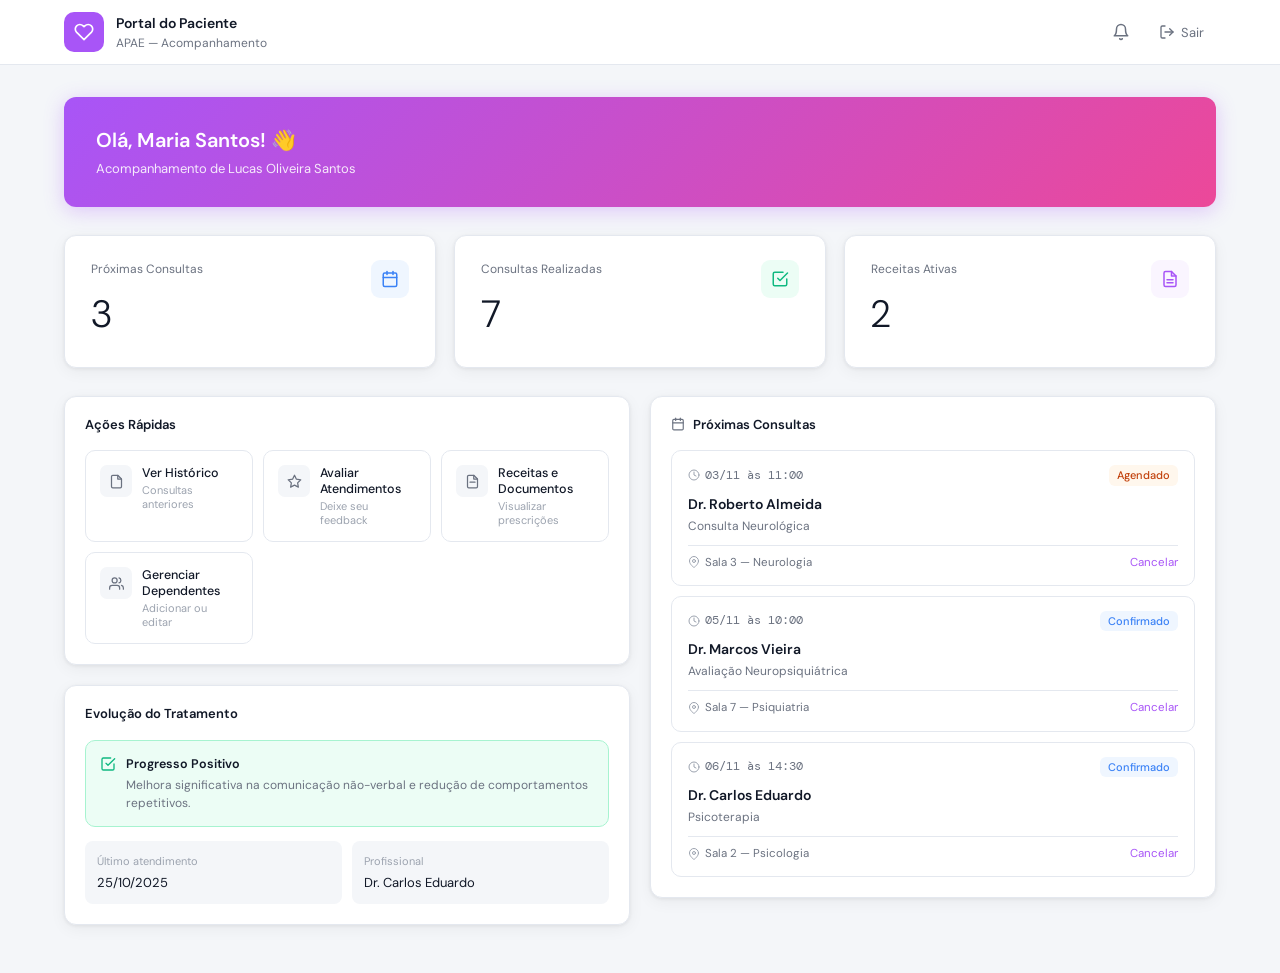
<file: views/paciente/dashboard.html>
<!DOCTYPE html>
<html lang="pt-BR">

<head>
  <meta charset="UTF-8" />
  <meta name="viewport" content="width=device-width, initial-scale=1.0" />
  <title>Dashboard — Paciente APAE</title>
  <link
    href="https://fonts.googleapis.com/css2?family=DM+Sans:wght@300;400;500;600&family=DM+Mono:wght@400;500&display=swap"
    rel="stylesheet" />
  <link rel="stylesheet" href="../../css/gisa.css" />
  <style>
    :root {
      --accent: #a855f7;
      --accent-lt: #faf5ff;
      --accent-dk: #9333ea;
    }

    .content-grid {
      grid-template-columns: 1fr 1fr;
    }

    .consult-card-item {
      border: 1.5px solid var(--border);
      border-radius: 10px;
      padding: 14px 16px;
      margin-bottom: 10px;
      transition: border-color .15s, background .15s;
    }

    .consult-card-item:last-child {
      margin-bottom: 0;
    }

    .consult-card-item:hover {
      border-color: var(--accent);
      background: var(--accent-lt);
    }

    .consult-card-top {
      display: flex;
      align-items: center;
      justify-content: space-between;
      margin-bottom: 8px;
    }

    .consult-card-date {
      display: flex;
      align-items: center;
      gap: 5px;
      font-size: 11.5px;
      color: var(--muted);
      font-family: var(--mono);
    }

    .consult-card-date svg {
      color: var(--faint);
    }

    .consult-card-prof {
      font-size: 14px;
      font-weight: 600;
      color: var(--text);
      margin-bottom: 2px;
    }

    .consult-card-type {
      font-size: 12px;
      color: var(--muted);
      margin-bottom: 10px;
    }

    .consult-card-footer {
      display: flex;
      align-items: center;
      justify-content: space-between;
      padding-top: 8px;
      border-top: 1px solid var(--border);
    }

    .consult-card-local {
      display: flex;
      align-items: center;
      gap: 5px;
      font-size: 11.5px;
      color: var(--muted);
    }

    .consult-card-local svg {
      color: var(--faint);
    }
  </style>
</head>

<body>

  <header>
    <div class="header-inner">
      <div class="brand">
        <div class="brand-icon">
          <svg width="20" height="20" viewBox="0 0 24 24" fill="none" stroke="currentColor" stroke-width="2"
            stroke-linecap="round" stroke-linejoin="round">
            <path
              d="M20.84 4.61a5.5 5.5 0 0 0-7.78 0L12 5.67l-1.06-1.06a5.5 5.5 0 0 0-7.78 7.78l1.06 1.06L12 21.23l7.78-7.78 1.06-1.06a5.5 5.5 0 0 0 0-7.78z" />
          </svg>
        </div>
        <div class="brand-text">
          <h1>Portal do Paciente</h1>
          <p>APAE — Acompanhamento</p>
        </div>
      </div>
      <div class="header-actions">
        <button class="icon-btn" title="Notificações">
          <svg width="18" height="18" viewBox="0 0 24 24" fill="none" stroke="currentColor" stroke-width="2"
            stroke-linecap="round" stroke-linejoin="round">
            <path d="M18 8A6 6 0 0 0 6 8c0 7-3 9-3 9h18s-3-2-3-9" />
            <path d="M13.73 21a2 2 0 0 1-3.46 0" />
          </svg>
        </button>
        <button class="text-btn">
          <svg width="16" height="16" viewBox="0 0 24 24" fill="none" stroke="currentColor" stroke-width="2"
            stroke-linecap="round" stroke-linejoin="round">
            <path d="M9 21H5a2 2 0 0 1-2-2V5a2 2 0 0 1 2-2h4" />
            <polyline points="16 17 21 12 16 7" />
            <line x1="21" y1="12" x2="9" y2="12" />
          </svg>
          Sair
        </button>
      </div>
    </div>
  </header>

  <main>

    <!-- Boas-vindas -->
    <div class="welcome">
      <h2>Olá, Maria Santos! 👋</h2>
      <p>Acompanhamento de Lucas Oliveira Santos</p>
    </div>

    <!-- Stats -->
    <div class="stats-grid">
      <div class="stat-card">
        <div>
          <p class="stat-label">Próximas Consultas</p>
          <p class="stat-value">3</p>
        </div>
        <div class="stat-icon si-blue">
          <svg width="18" height="18" viewBox="0 0 24 24" fill="none" stroke="currentColor" stroke-width="2"
            stroke-linecap="round" stroke-linejoin="round">
            <rect x="3" y="4" width="18" height="18" rx="2" />
            <line x1="16" y1="2" x2="16" y2="6" />
            <line x1="8" y1="2" x2="8" y2="6" />
            <line x1="3" y1="10" x2="21" y2="10" />
          </svg>
        </div>
      </div>
      <div class="stat-card">
        <div>
          <p class="stat-label">Consultas Realizadas</p>
          <p class="stat-value">7</p>
        </div>
        <div class="stat-icon si-green">
          <svg width="18" height="18" viewBox="0 0 24 24" fill="none" stroke="currentColor" stroke-width="2"
            stroke-linecap="round" stroke-linejoin="round">
            <polyline points="9 11 12 14 22 4" />
            <path d="M21 12v7a2 2 0 0 1-2 2H5a2 2 0 0 1-2-2V5a2 2 0 0 1 2-2h11" />
          </svg>
        </div>
      </div>
      <div class="stat-card">
        <div>
          <p class="stat-label">Receitas Ativas</p>
          <p class="stat-value">2</p>
        </div>
        <div class="stat-icon si-purple">
          <svg width="18" height="18" viewBox="0 0 24 24" fill="none" stroke="currentColor" stroke-width="2"
            stroke-linecap="round" stroke-linejoin="round">
            <path d="M14 2H6a2 2 0 0 0-2 2v16a2 2 0 0 0 2 2h12a2 2 0 0 0 2-2V8z" />
            <polyline points="14 2 14 8 20 8" />
            <line x1="16" y1="13" x2="8" y2="13" />
            <line x1="16" y1="17" x2="8" y2="17" />
          </svg>
        </div>
      </div>
    </div>

    <!-- 2 colunas: esquerda = ações + evolução | direita = próximas consultas -->
    <div class="content-grid">

      <!-- Coluna ESQUERDA -->
      <div class="col-left">

        <div class="card">
          <div class="card-header">Ações Rápidas</div>
          <div class="card-body">
            <div class="quick-grid-auto">

              <button class="quick-btn">
                <div class="q-icon">
                  <svg width="15" height="15" viewBox="0 0 24 24" fill="none" stroke="currentColor" stroke-width="2"
                    stroke-linecap="round" stroke-linejoin="round">
                    <path d="M14 2H6a2 2 0 0 0-2 2v16a2 2 0 0 0 2 2h12a2 2 0 0 0 2-2V8z" />
                    <polyline points="14 2 14 8 20 8" />
                  </svg>
                </div>
                <div>
                  <p class="q-title">Ver Histórico</p>
                  <p class="q-sub">Consultas anteriores</p>
                </div>
              </button>

              <button class="quick-btn">
                <div class="q-icon">
                  <svg width="15" height="15" viewBox="0 0 24 24" fill="none" stroke="currentColor" stroke-width="2"
                    stroke-linecap="round" stroke-linejoin="round">
                    <polygon
                      points="12 2 15.09 8.26 22 9.27 17 14.14 18.18 21.02 12 17.77 5.82 21.02 7 14.14 2 9.27 8.91 8.26 12 2" />
                  </svg>
                </div>
                <div>
                  <p class="q-title">Avaliar Atendimentos</p>
                  <p class="q-sub">Deixe seu feedback</p>
                </div>
              </button>

              <button class="quick-btn">
                <div class="q-icon">
                  <svg width="15" height="15" viewBox="0 0 24 24" fill="none" stroke="currentColor" stroke-width="2"
                    stroke-linecap="round" stroke-linejoin="round">
                    <path d="M14 2H6a2 2 0 0 0-2 2v16a2 2 0 0 0 2 2h12a2 2 0 0 0 2-2V8z" />
                    <polyline points="14 2 14 8 20 8" />
                    <line x1="16" y1="13" x2="8" y2="13" />
                  </svg>
                </div>
                <div>
                  <p class="q-title">Receitas e Documentos</p>
                  <p class="q-sub">Visualizar prescrições</p>
                </div>
              </button>

              <button class="quick-btn">
                <div class="q-icon">
                  <svg width="15" height="15" viewBox="0 0 24 24" fill="none" stroke="currentColor" stroke-width="2"
                    stroke-linecap="round" stroke-linejoin="round">
                    <path d="M17 21v-2a4 4 0 0 0-4-4H5a4 4 0 0 0-4 4v2" />
                    <circle cx="9" cy="7" r="4" />
                    <path d="M23 21v-2a4 4 0 0 0-3-3.87" />
                    <path d="M16 3.13a4 4 0 0 1 0 7.75" />
                  </svg>
                </div>
                <div>
                  <p class="q-title">Gerenciar Dependentes</p>
                  <p class="q-sub">Adicionar ou editar</p>
                </div>
              </button>

            </div>
          </div>
        </div>

        <div class="card">
          <div class="card-header">Evolução do Tratamento</div>
          <div class="card-body">
            <div class="progress-banner">
              <svg width="16" height="16" viewBox="0 0 24 24" fill="none" stroke="currentColor" stroke-width="2"
                stroke-linecap="round" stroke-linejoin="round">
                <polyline points="9 11 12 14 22 4" />
                <path d="M21 12v7a2 2 0 0 1-2 2H5a2 2 0 0 1-2-2V5a2 2 0 0 1 2-2h11" />
              </svg>
              <div>
                <h3>Progresso Positivo</h3>
                <p>Melhora significativa na comunicação não-verbal e redução de comportamentos repetitivos.</p>
              </div>
            </div>
            <div class="progress-meta">
              <div class="meta-block">
                <p class="meta-label">Último atendimento</p>
                <p class="meta-value">25/10/2025</p>
              </div>
              <div class="meta-block">
                <p class="meta-label">Profissional</p>
                <p class="meta-value">Dr. Carlos Eduardo</p>
              </div>
            </div>
          </div>
        </div>

      </div>

      <!-- Coluna DIREITA: Próximas Consultas em mini-cards -->
      <div class="card">
        <div class="card-header">
          <svg width="14" height="14" viewBox="0 0 24 24" fill="none" stroke="currentColor" stroke-width="2"
            stroke-linecap="round" stroke-linejoin="round">
            <rect x="3" y="4" width="18" height="18" rx="2" />
            <line x1="16" y1="2" x2="16" y2="6" />
            <line x1="8" y1="2" x2="8" y2="6" />
            <line x1="3" y1="10" x2="21" y2="10" />
          </svg>
          Próximas Consultas
        </div>
        <div class="card-body">

          <div class="consult-card-item">
            <div class="consult-card-top">
              <div class="consult-card-date">
                <svg width="12" height="12" viewBox="0 0 24 24" fill="none" stroke="currentColor" stroke-width="2"
                  stroke-linecap="round" stroke-linejoin="round">
                  <circle cx="12" cy="12" r="10" />
                  <polyline points="12 6 12 12 16 14" />
                </svg>
                03/11 às 11:00
              </div>
              <span class="badge badge-orange">Agendado</span>
            </div>
            <p class="consult-card-prof">Dr. Roberto Almeida</p>
            <p class="consult-card-type">Consulta Neurológica</p>
            <div class="consult-card-footer">
              <div class="consult-card-local">
                <svg width="12" height="12" viewBox="0 0 24 24" fill="none" stroke="currentColor" stroke-width="2"
                  stroke-linecap="round" stroke-linejoin="round">
                  <path d="M21 10c0 7-9 13-9 13s-9-6-9-13a9 9 0 0 1 18 0z" />
                  <circle cx="12" cy="10" r="3" />
                </svg>
                Sala 3 — Neurologia
              </div>
              <button class="cancel-link">Cancelar</button>
            </div>
          </div>

          <div class="consult-card-item">
            <div class="consult-card-top">
              <div class="consult-card-date">
                <svg width="12" height="12" viewBox="0 0 24 24" fill="none" stroke="currentColor" stroke-width="2"
                  stroke-linecap="round" stroke-linejoin="round">
                  <circle cx="12" cy="12" r="10" />
                  <polyline points="12 6 12 12 16 14" />
                </svg>
                05/11 às 10:00
              </div>
              <span class="badge badge-blue">Confirmado</span>
            </div>
            <p class="consult-card-prof">Dr. Marcos Vieira</p>
            <p class="consult-card-type">Avaliação Neuropsiquiátrica</p>
            <div class="consult-card-footer">
              <div class="consult-card-local">
                <svg width="12" height="12" viewBox="0 0 24 24" fill="none" stroke="currentColor" stroke-width="2"
                  stroke-linecap="round" stroke-linejoin="round">
                  <path d="M21 10c0 7-9 13-9 13s-9-6-9-13a9 9 0 0 1 18 0z" />
                  <circle cx="12" cy="10" r="3" />
                </svg>
                Sala 7 — Psiquiatria
              </div>
              <button class="cancel-link">Cancelar</button>
            </div>
          </div>

          <div class="consult-card-item">
            <div class="consult-card-top">
              <div class="consult-card-date">
                <svg width="12" height="12" viewBox="0 0 24 24" fill="none" stroke="currentColor" stroke-width="2"
                  stroke-linecap="round" stroke-linejoin="round">
                  <circle cx="12" cy="12" r="10" />
                  <polyline points="12 6 12 12 16 14" />
                </svg>
                06/11 às 14:30
              </div>
              <span class="badge badge-blue">Confirmado</span>
            </div>
            <p class="consult-card-prof">Dr. Carlos Eduardo</p>
            <p class="consult-card-type">Psicoterapia</p>
            <div class="consult-card-footer">
              <div class="consult-card-local">
                <svg width="12" height="12" viewBox="0 0 24 24" fill="none" stroke="currentColor" stroke-width="2"
                  stroke-linecap="round" stroke-linejoin="round">
                  <path d="M21 10c0 7-9 13-9 13s-9-6-9-13a9 9 0 0 1 18 0z" />
                  <circle cx="12" cy="10" r="3" />
                </svg>
                Sala 2 — Psicologia
              </div>
              <button class="cancel-link">Cancelar</button>
            </div>
          </div>

        </div>
      </div>

    </div>
  </main>

</body>

</html>
</file>
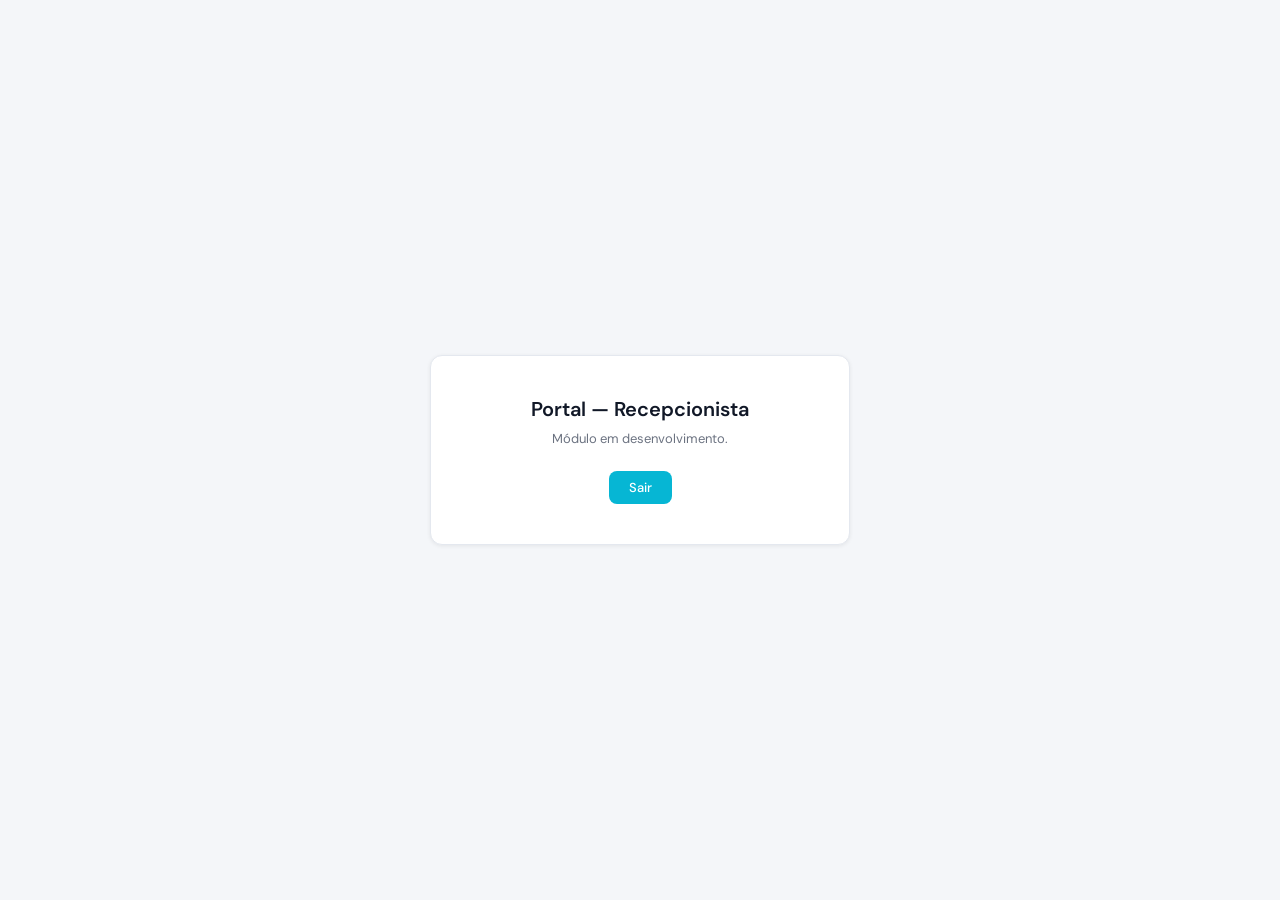
<file: views/recepcionista/dashboard.html>
<!DOCTYPE html>
<html lang="pt-BR">

<head>
  <meta charset="UTF-8" />
  
  <meta name="viewport" content="width=device-width, initial-scale=1.0" />
  <title>Dashboard — Recepcionista APAE</title>
  <link href="https://fonts.googleapis.com/css2?family=DM+Sans:wght@300;400;500;600&display=swap" rel="stylesheet" />
  <style>
    *,
    *::before,
    *::after {
      box-sizing: border-box;
      margin: 0;
      padding: 0;
    }


    body {
      font-family: 'DM Sans', sans-serif;
      background: #f4f6f9;
      color: #111827;
      min-height: 100vh;
      display: flex;
      flex-direction: column;
      align-items: center;
      justify-content: center;
      gap: 16px;
      padding: 16px;
    }

    .card {
      background: #fff;
      border: 1px solid #e4e8ef;
      border-radius: 12px;
      padding: 40px 48px;
      text-align: center;
      box-shadow: 0 1px 4px rgba(0, 0, 0, .07);
      width: 100%;
      max-width: 420px;
    }

    h1 {
      font-size: 20px;
      font-weight: 600;
      margin-bottom: 8px;
    }

    p {
      font-size: 13px;
      color: #6b7280;
      margin-bottom: 24px;
    }

    a {
      display: inline-block;
      padding: 8px 20px;
      background: #06b6d4;
      color: #fff;
      border-radius: 8px;
      text-decoration: none;
      font-size: 13px;
      font-weight: 500;
    }

    a:hover {
      background: #0891b2;
    }



    @media (min-width: 1400px) {
      .card {
        max-width: 500px;
        padding: 44px 52px;
      }
    }

    @media (max-width: 480px) {

      .card {
        padding: 28px 20px;
      }

      h1 {
        font-size: 17px;
      }
    }


    @media (max-width: 360px) {

      .card {
        padding: 22px 14px;
      }

      h1 {
        font-size: 15px;
      }
    }
  </style>
</head>

<body>

  <div class="card">
    <h1>Portal — Recepcionista</h1>
    <p>Módulo em desenvolvimento.</p>
    <a href="../../index.html">Sair</a>
  </div>
</body>

</html>
</file>
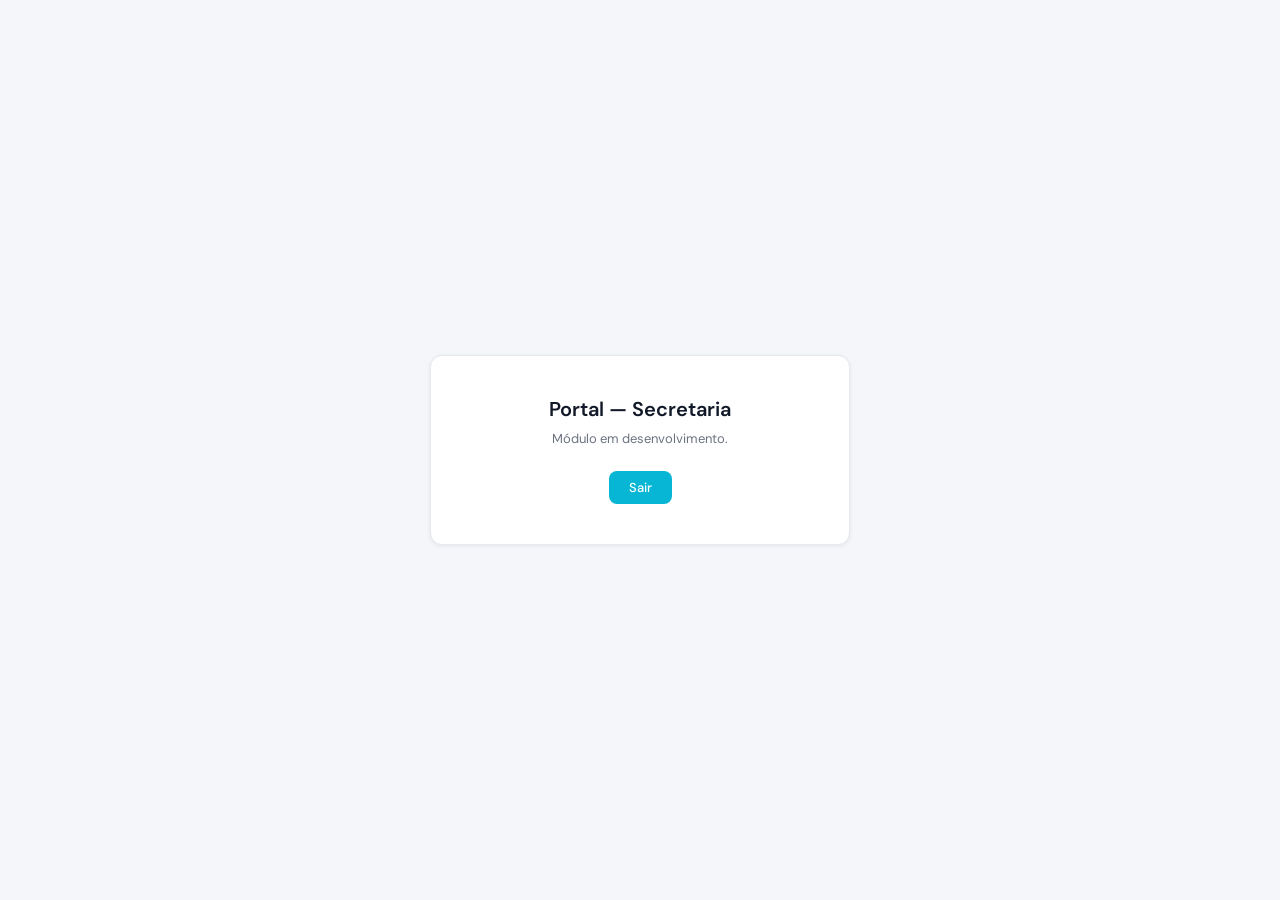
<file: views/secretaria/dashboard.html>
<!DOCTYPE html>
<html lang="pt-BR">
<head>
  <meta charset="UTF-8" />
  <!--
    RESPONSIVIDADE — META VIEWPORT (ADICIONADO)
    Esta tag é obrigatória para que o browser mobile não
    faça zoom-out automático e renderize na largura real da tela.
    Sem ela, toda a responsividade do CSS é ignorada no celular.
  -->
  <meta name="viewport" content="width=device-width, initial-scale=1.0" />
  <title>Dashboard — Secretaria APAE</title>
  <link href="https://fonts.googleapis.com/css2?family=DM+Sans:wght@300;400;500;600&display=swap" rel="stylesheet" />
  <style>
    /* ── RESET ── */
    *, *::before, *::after {
      box-sizing: border-box;
      margin: 0;
      padding: 0;
    }

    /*
      RESPONSIVIDADE — BODY COM FLEXBOX CENTRALIZADO
      O body usa flex para centralizar o card na tela.
      padding: 16px garante que o card não grude nas bordas em mobile.
    */
    body {
      font-family: 'DM Sans', sans-serif;
      background: #f4f6f9;
      color: #111827;
      min-height: 100vh;
      display: flex;
      flex-direction: column;
      align-items: center;
      justify-content: center;
      gap: 16px;
      padding: 16px; /* NOVO: evita que o card grude nas bordas */
    }

    /*
      RESPONSIVIDADE — CARD COM width:100% + max-width
      Técnica padrão para cards responsivos:
      - width: 100%     → ocupa toda a tela em mobile
      - max-width: 420px → não fica largo demais no desktop
      O padding grande (40px 48px) foi substituído por padding
      adaptável via media query abaixo.
    */
    .card {
      background: #fff;
      border: 1px solid #e4e8ef;
      border-radius: 12px;
      padding: 40px 48px;  /* padrão para telas grandes */
      text-align: center;
      box-shadow: 0 1px 4px rgba(0,0,0,.07);
      width: 100%;          /* NOVO: ocupa a largura disponível */
      max-width: 420px;     /* NOVO: limita em telas largas */
    }

    h1 {
      font-size: 20px;
      font-weight: 600;
      margin-bottom: 8px;
    }

    p {
      font-size: 13px;
      color: #6b7280;
      margin-bottom: 24px;
    }

    a {
      display: inline-block;
      padding: 8px 20px;
      background: #06b6d4;
      color: #fff;
      border-radius: 8px;
      text-decoration: none;
      font-size: 13px;
      font-weight: 500;
    }

    a:hover { background: #0891b2; }


    /* ============================================================
       ── RESPONSIVIDADE — MEDIA QUERIES ──
       ============================================================ */

    /* ── Mobile (≤ 480px) ───────────────────────────────────────
       NOVO: reduz o padding interno do card para não desperdiçar
       espaço em telas pequenas. */
    /* ≥ 1400px: card um pouco mais largo em telas grandes */
    @media (min-width: 1400px) {
      .card { max-width: 500px; padding: 44px 52px; }
    }

    @media (max-width: 480px) {

      /* Padding interno menor: de 40px 48px para 28px 20px */
      .card {
        padding: 28px 20px;
      }

      /* Título um pouco menor */
      h1 { font-size: 17px; }
    }

    /* ── Mobile pequeno (≤ 360px) ───────────────────────────────
       NOVO: ajuste final para telas muito pequenas. */
    @media (max-width: 360px) {

      .card { padding: 22px 14px; }

      h1 { font-size: 15px; }
    }
  </style>
</head>
<body>
  <!--
    VIEW do Portal Secretaria — camada View do MVC.
    Módulo em desenvolvimento; nenhuma lógica de negócio aqui.
  -->
  <div class="card">
    <h1>Portal — Secretaria</h1>
    <p>Módulo em desenvolvimento.</p>
    <a href="../../index.html">Sair</a>
  </div>
</body>
</html>
</file>
<file: css/style.css>
/* ============================================================
   style.css — Estilos da página de LOGIN (index.html)
   Camada: VIEW (apenas visual, sem lógica de negócio)
   ============================================================ */


/* ── BASE ── */
body {
    background-color: #ececec;
    margin: 0;
    padding: 30px;
    font-family: 'Inter', 'Segoe UI', Arial, sans-serif;
    -webkit-font-smoothing: antialiased;
    letter-spacing: 1px;
    color: #000;
    text-align: center;
}

/*
  RESPONSIVIDADE — CONTAINER-LOGIN (NOVO)
  Antes esse elemento não tinha regra CSS, por isso o conteúdo
  ficava desalinhado em telas pequenas.
  Agora ele centraliza o conteúdo verticalmente e horizontalmente,
  com altura mínima de 100vh para preencher a tela toda.
*/
.container-login {
    min-height: 100vh;
    display: flex;
    flex-direction: column;
    align-items: center;
    justify-content: center;
    /* padding extra para não grudar nas bordas em telas muito pequenas */
    padding: 20px 16px;
    box-sizing: border-box;
}

/* ── CARD (formulário de login) ── */
.card {
    background: #fff;
    color: #000;
    padding: 25px;
    border: 1px solid rgba(0, 0, 0, .08);
    border-radius: 20px;
    /*
      RESPONSIVIDADE — width: 100% + max-width (já existia)
      width: 100% → ocupa toda a tela em mobile
      max-width: 450px → não fica largo demais no desktop
      Essa combinação é a técnica principal para cards responsivos.
    */
    width: 100%;
    max-width: 450px;
    margin: 20px auto;
    box-sizing: border-box;
    box-shadow: 0 10px 25px rgba(0, 0, 0, .08);
    text-align: left; /* NOVO: alinha o conteúdo interno à esquerda */
}

h1, h2, h3 {
    font-weight: 700;
    color: #000;
    margin-top: 0;
    margin-bottom: 8px;
    text-align: center; /* NOVO: títulos centralizados dentro do card */
}

h6 {
    text-align: center; /* NOVO: subtítulos centralizados */
    color: #6b7280;
    font-weight: 400;
    margin-bottom: 16px;
}

label {
    display: block;
    margin-bottom: 6px;
    font-weight: 600;
    text-align: left;
    color: #1e293b;
}

input {
    width: 100%;
    background-color: #fff;
    color: #000;
    padding: 10px 14px;
    border-radius: 8px;
    border: 1px solid #cbd5e1;
    box-sizing: border-box; /* garante que padding não cause overflow */
    display: block;
    margin-bottom: 15px;
    transition: border-color .2s;
}

input:focus {
    outline: none;
    border-color: #0f1f25;
}

button {
    color: #fff;
    background: #0f1f25;
    padding: 12px;
    border-radius: 10px;
    border: none;
    text-align: center;
    width: 100%;
    max-width: 250px;
    font-size: 1rem;
    font-weight: 600;
    cursor: pointer;
    transition: all .3s ease;
    display: block;
    margin: 20px auto 0;
}

button:hover {
    transform: translateY(-2px);
    box-shadow: 0 5px 15px rgba(15, 31, 37, .3);
    background: #1e3a45;
}

button:active {
    transform: scale(.95);
}

.logo-container {
    text-align: center;
    margin-bottom: 12px;
}

.logo-login {
    width: 110px;
    height: 110px;
    object-fit: cover;
    display: block;
    margin: 0 auto;
    border-radius: 50%;
}

/* ── RODAPÉ ── */
footer {
    text-align: center;
    padding: 16px 0 8px;
    color: #6b7280;
}


/* ============================================================
   ── RESPONSIVIDADE — MEDIA QUERIES ──

   Estratégia: "Mobile-first adaptado"
   Definimos os estilos base para desktop e depois ajustamos
   para telas menores usando max-width (do maior para o menor).

   Breakpoints usados:
     ≤ 600px → Tablet pequeno / mobile grande
     ≤ 480px → Mobile médio (maioria dos celulares)
     ≤ 360px → Mobile pequeno (ex: iPhone SE)
   ============================================================ */


/* ── Tablet pequeno (≤ 600px) ──────────────────────────────── */
@media (max-width: 600px) {

    /* Reduz o espaço geral do body */
    body {
        padding: 16px 12px;
    }

    /* Card com margem menor */
    .card {
        margin: 12px auto;
    }
}


/* ── Mobile médio (≤ 480px) ────────────────────────────────── */
@media (max-width: 480px) {

    /* Padding mínimo nas bordas da tela */
    body {
        padding: 12px 10px;
    }

    /* Card ocupa toda a largura com padding interno menor */
    .card {
        padding: 20px 16px;
        margin: 8px auto;
    }

    /* Logo um pouco menor para ganhar espaço vertical */
    .logo-login {
        width: 88px;
        height: 88px;
    }

    /*
      Botão ocupa toda a largura em mobile.
      Isso facilita o toque com o polegar (área de toque maior).
    */
    button {
        max-width: 100%;
    }

    /* Título levemente menor */
    h2 {
        font-size: 1.2rem;
    }
    h3 {
        font-size: 1rem;
    }
}


/* ── Mobile pequeno (≤ 360px) ──────────────────────────────── */
@media (max-width: 360px) {

    /* Padding mínimo absoluto */
    body {
        padding: 8px;
    }

    /* Card sem espaço nas laterais */
    .card {
        padding: 16px 12px;
    }

    /* Logo ainda menor */
    .logo-login {
        width: 72px;
        height: 72px;
    }
}
</file>
<file: css/gisa.css>
/* ============================================================
   gisa.css — Estilos compartilhados do sistema GISA
   Camada: VIEW — sem lógica de negócio

   ESTRATÉGIA RESPONSIVA — "Fluid Desktop-First":
   Os estilos base são para desktop médio (~1200px).
   Media queries ajustam para CIMA (min-width) e para BAIXO (max-width).

   ┌─────────────────────────────────────────────────────────┐
   │  BREAKPOINTS — do menor para o maior                    │
   │                                                         │
   │  ≤ 380px   Mobile pequeno   (iPhone SE)                 │
   │  ≤ 480px   Mobile médio     (iPhone 14)                 │
   │  ≤ 640px   Mobile grande    (Android grande)            │
   │  ≤ 768px   Tablet retrato   (iPad portrait)             │
   │  ≤ 960px   Tablet paisagem  (iPad landscape)            │
   │  — base —  Desktop          (~1200px)                   │
   │  ≥ 1280px  Desktop largo    (1280–1399px)               │
   │  ≥ 1400px  Desktop XL       (1400–1599px)               │
   │  ≥ 1600px  Desktop 2K/UHD   (≥ 1600px)                 │
   └─────────────────────────────────────────────────────────┘
   ============================================================ */


/* ── RESET ── */
*, *::before, *::after { box-sizing: border-box; margin: 0; padding: 0; }


/* ── TOKENS DE DESIGN ── */
:root {
  --bg:        #f4f6f9;
  --surface:   #ffffff;
  --border:    #e4e8ef;

  --accent:    #06b6d4;
  --accent-lt: #ecfeff;
  --accent-dk: #0891b2;

  --green:     #10b981;
  --green-lt:  #ecfdf5;
  --red:       #ef4444;
  --red-lt:    #fef2f2;
  --blue:      #3b82f6;
  --blue-lt:   #eff6ff;

  --text:      #111827;
  --muted:     #6b7280;
  --faint:     #9ca3af;

  --radius:    12px;
  --shadow:    0 1px 4px rgba(0,0,0,.07), 0 4px 16px rgba(0,0,0,.05);
  --shadow-h:  0 4px 20px rgba(0,0,0,.12);

  --font:      'DM Sans', sans-serif;
  --mono:      'DM Mono', monospace;

  /* Largura máxima do container — sobrescrita nos breakpoints largos */
  --container: 1200px;
}


/* ── BASE ── */
body {
  font-family: var(--font);
  background: var(--bg);
  color: var(--text);
  font-size: 14px;
  line-height: 1.5;
  min-height: 100vh;
}


/* ── HEADER ── */
header {
  background: var(--surface);
  border-bottom: 1px solid var(--border);
  position: sticky; top: 0; z-index: 10;
}
.header-inner {
  max-width: var(--container); margin: 0 auto;
  padding: 0 24px; height: 64px;
  display: flex; align-items: center; justify-content: space-between;
  gap: 12px;
}
.brand { display: flex; align-items: center; gap: 12px; min-width: 0; }
.brand-icon {
  width: 40px; height: 40px; border-radius: 10px;
  background: var(--accent); color: #fff;
  display: flex; align-items: center; justify-content: center; flex-shrink: 0;
}
.brand-text { min-width: 0; }
.brand-text h1 { font-size: 14px; font-weight: 600; white-space: nowrap; overflow: hidden; text-overflow: ellipsis; }
.brand-text p  { font-size: 12px; color: var(--muted); white-space: nowrap; }

.header-left { display: flex; align-items: center; gap: 12px; min-width: 0; flex: 1; }
.header-left > div { min-width: 0; }
.header-left h1 { font-size: 14px; font-weight: 600; white-space: nowrap; overflow: hidden; text-overflow: ellipsis; }
.header-left p  { font-size: 12px; color: var(--muted); }

.header-actions { display: flex; align-items: center; gap: 8px; flex-shrink: 0; }

.icon-btn {
  width: 36px; height: 36px; border-radius: 8px; border: none;
  background: transparent; cursor: pointer;
  display: flex; align-items: center; justify-content: center;
  color: var(--muted); transition: background .15s, color .15s; flex-shrink: 0;
}
.icon-btn:hover { background: var(--bg); color: var(--text); }

.text-btn {
  display: flex; align-items: center; gap: 6px;
  padding: 6px 12px; border-radius: 8px; border: none;
  background: transparent; cursor: pointer; font-family: var(--font);
  font-size: 13px; color: var(--muted); transition: background .15s, color .15s;
  white-space: nowrap;
}
.text-btn:hover { background: var(--bg); color: var(--text); }

.back-btn {
  display: flex; align-items: center; gap: 6px;
  padding: 7px 14px; border-radius: 8px; border: 1.5px solid var(--border);
  background: transparent; cursor: pointer; font-family: var(--font);
  font-size: 13px; color: var(--text); text-decoration: none;
  transition: background .15s, border-color .15s, color .15s;
  white-space: nowrap; flex-shrink: 0;
}
.back-btn:hover { background: var(--bg); border-color: var(--accent); color: var(--accent-dk); }
.back-btn svg   { color: var(--muted); flex-shrink: 0; }

.new-btn, .save-btn {
  display: flex; align-items: center; gap: 6px;
  padding: 8px 16px; border-radius: 8px; border: none;
  background: var(--accent); cursor: pointer; font-family: var(--font);
  font-size: 13px; font-weight: 500; color: #fff; text-decoration: none;
  transition: background .15s, box-shadow .15s; white-space: nowrap; flex-shrink: 0;
}
.new-btn:hover, .save-btn:hover {
  background: var(--accent-dk);
  box-shadow: 0 4px 12px rgba(6,182,212,.35);
}


/* ── MAIN ── */
main {
  max-width: var(--container); margin: 0 auto;
  padding: 32px 24px 48px;
}


/* ── CARDS ── */
.card {
  background: var(--surface); border: 1px solid var(--border);
  border-radius: var(--radius); box-shadow: var(--shadow); overflow: hidden;
}
.card-header {
  padding: 18px 20px 0;
  display: flex; align-items: center; gap: 8px;
  font-size: 13px; font-weight: 600; color: var(--text);
}
.card-header svg { color: var(--muted); flex-shrink: 0; }
.card-body  { padding: 16px 20px 20px; }
.card.padded { padding: 24px; overflow: visible; }


/* ── STATS GRID ── */
.stats-grid {
  display: grid;
  grid-template-columns: repeat(3, 1fr); /* padrão desktop: 3 colunas */
  gap: 16px; margin-bottom: 28px;
  animation: fadeUp .35s ease both;
}
.stat-card {
  background: var(--surface); border: 1px solid var(--border);
  border-radius: var(--radius); padding: 24px;
  box-shadow: var(--shadow); transition: box-shadow .2s;
  display: flex; align-items: flex-start; justify-content: space-between;
}
.stat-card:hover { box-shadow: var(--shadow-h); }
.stat-label { font-size: 12px; color: var(--muted); margin-bottom: 8px; }
.stat-value { font-size: 38px; font-weight: 300; letter-spacing: -1px; color: var(--text); }
.stat-icon {
  width: 38px; height: 38px; border-radius: 9px;
  display: flex; align-items: center; justify-content: center; flex-shrink: 0;
}
.si-blue,   .stat-icon.blue   { background: var(--blue-lt);   color: var(--blue);   }
.si-green,  .stat-icon.green  { background: var(--green-lt);  color: var(--green);  }
.si-purple, .stat-icon.purple { background: #faf5ff;          color: #a855f7;       }
.si-cyan,   .stat-icon.cyan   { background: var(--accent-lt); color: var(--accent); }


/* ── CONTENT GRID ──
   Padrão: 2fr 1fr (conteúdo principal ocupa o dobro da lateral).
   Views com necessidade diferente sobrescrevem no próprio <style>. */
.content-grid {
  display: grid;
  grid-template-columns: 2fr 1fr;
  gap: 20px; align-items: start;
  animation: fadeUp .45s .1s ease both;
}
.col-left   { display: flex; flex-direction: column; gap: 20px; }
.col-span-2 { grid-column: span 2; } /* sobrescrito em tablet */


/* ── QUICK GRID ──
   .quick-grid      → fixo em 2 cols (poucos botões)
   .quick-grid-auto → 2 cols base, expande em telas largas        */
.quick-grid,
.quick-grid-auto { display: grid; grid-template-columns: 1fr 1fr; gap: 10px; }

.quick-btn {
  display: flex; align-items: flex-start; gap: 10px;
  padding: 14px; border-radius: 10px;
  border: 1.5px solid var(--border);
  background: var(--surface); cursor: pointer;
  text-align: left; font-family: var(--font); text-decoration: none;
  transition: border-color .15s, background .15s;
}
.quick-btn:hover               { border-color: var(--accent); background: var(--accent-lt); }
.quick-btn:hover .q-icon       { background: var(--accent); }
.quick-btn:hover .q-icon svg   { color: #fff; }
.q-icon {
  width: 32px; height: 32px; border-radius: 7px;
  background: var(--bg); display: flex; align-items: center;
  justify-content: center; flex-shrink: 0; transition: background .15s;
}
.q-icon svg { color: var(--muted); transition: color .15s; }
.q-title { font-size: 12.5px; font-weight: 500; color: var(--text); margin-bottom: 2px; }
.q-sub   { font-size: 11px; color: var(--faint); }


/* ── SEARCH ── */
.search-wrap { position: relative; margin-top: 20px; }
.search-wrap > svg {
  position: absolute; left: 12px; top: 50%; transform: translateY(-50%);
  color: var(--faint); pointer-events: none;
}
.search-input {
  width: 100%; height: 38px; padding: 0 12px 0 38px;
  border: 1.5px solid var(--border); border-radius: 8px;
  font-family: var(--font); font-size: 13px; color: var(--text);
  background: var(--bg); outline: none;
  transition: border-color .15s, box-shadow .15s;
}
.search-input::placeholder { color: var(--faint); }
.search-input:focus {
  border-color: var(--accent);
  box-shadow: 0 0 0 3px rgba(6,182,212,.12);
  background: var(--surface);
}


/* ── TOOLBAR ── */
.toolbar { display: flex; align-items: center; gap: 12px; margin-bottom: 20px; padding: 0 20px; }
.toolbar .search-wrap { flex: 1; }
.toolbar .search-input { margin-top: 0; }


/* ── BADGES ── */
.badge {
  display: inline-flex; align-items: center; gap: 5px;
  padding: 2px 8px; border-radius: 6px;
  font-size: 11px; font-weight: 500; white-space: nowrap;
}
.badge.dot::before {
  content: ''; width: 6px; height: 6px;
  border-radius: 50%; background: currentColor; flex-shrink: 0;
}
.badge.green, .badge-green { background: var(--green-lt); color: var(--green); }
.badge.red,   .badge-red   { background: var(--red-lt);   color: var(--red);   }
.badge-orange { background: #fff7ed; color: #c2410c; }
.badge-blue   { background: var(--blue-lt); color: var(--blue); }
.badge-gray   { background: var(--bg);      color: var(--muted); }


/* ── TABELA ── */
.stats-bar {
  display: flex; align-items: center; gap: 6px;
  padding: 10px 20px;
  background: var(--bg);
  border-top: 1px solid var(--border);
  border-bottom: 1px solid var(--border);
  font-size: 13px; color: var(--muted);
}
.stats-bar strong { color: var(--text); font-weight: 600; }

.table-wrap { overflow-x: auto; -webkit-overflow-scrolling: touch; }
table       { width: 100%; border-collapse: collapse; min-width: 480px; }
thead       { background: var(--bg); }
thead th {
  padding: 11px 16px; text-align: left;
  font-size: 11.5px; font-weight: 600; color: var(--muted);
  text-transform: uppercase; letter-spacing: .4px;
  border-bottom: 1px solid var(--border); white-space: nowrap;
}
thead th.right { text-align: right; }
tbody tr   { border-bottom: 1px solid var(--border); transition: background .12s; }
tbody tr:last-child { border-bottom: none; }
tbody tr:hover { background: #fafbfc; }
td { padding: 14px 16px; font-size: 13px; color: var(--text); vertical-align: middle; }
td.right { text-align: right; }
td.muted { color: var(--muted); font-family: var(--mono); font-size: 12px; }

.avatar {
  width: 36px; height: 36px; border-radius: 50%;
  background: var(--green-lt);
  display: flex; align-items: center; justify-content: center; flex-shrink: 0;
  font-size: 12px; font-weight: 600; color: var(--green);
}
.prof-cell { display: flex; align-items: center; gap: 10px; }
.prof-name {
  font-size: 13px; font-weight: 500; color: var(--text);
  white-space: nowrap; overflow: hidden; text-overflow: ellipsis; max-width: 180px;
}
.actions { display: flex; align-items: center; justify-content: flex-end; gap: 4px; }
.act-btn {
  width: 32px; height: 32px; border-radius: 7px; border: none;
  background: transparent; cursor: pointer;
  display: flex; align-items: center; justify-content: center;
  transition: background .12s, color .12s; color: var(--muted);
}
.act-btn:hover        { background: var(--bg);     color: var(--text); }
.act-btn.danger:hover { background: var(--red-lt); color: var(--red);  }

.empty {
  padding: 48px 24px; text-align: center;
  display: none; flex-direction: column; align-items: center; gap: 10px;
}
.empty.show { display: flex; }
.empty-icon {
  width: 48px; height: 48px; border-radius: 12px;
  background: var(--bg); display: flex; align-items: center;
  justify-content: center; margin-bottom: 4px;
}
.empty-icon svg { color: var(--faint); }
.empty p { font-size: 13px; color: var(--muted); }


/* ── ATIVIDADES ── */
.activity-list { display: flex; flex-direction: column; }
.activity-item { padding: 14px 0; border-bottom: 1px solid var(--border); }
.activity-item:last-child { border-bottom: none; padding-bottom: 0; }
.activity-title { font-size: 12.5px; color: var(--text); margin-bottom: 3px; }
.activity-time  { font-size: 11px; color: var(--faint); font-family: var(--mono); }


/* ── PORTAL PACIENTE ── */
.welcome {
  border-radius: var(--radius);
  background: linear-gradient(135deg, #a855f7 0%, #ec4899 100%);
  padding: 28px 32px; margin-bottom: 28px; color: #fff;
  box-shadow: 0 4px 20px rgba(168,85,247,.3);
  animation: fadeUp .3s ease both;
}
.welcome h2 { font-size: 20px; font-weight: 600; margin-bottom: 4px; }
.welcome p  { font-size: 13px; opacity: .88; }

.progress-banner {
  display: flex; gap: 10px; align-items: flex-start;
  padding: 14px; border-radius: 10px;
  background: var(--green-lt); border: 1px solid #a7f3d0; margin-bottom: 14px;
}
.progress-banner svg { color: var(--green); flex-shrink: 0; margin-top: 1px; }
.progress-banner h3  { font-size: 12.5px; font-weight: 600; color: var(--text); margin-bottom: 3px; }
.progress-banner p   { font-size: 12px; color: var(--muted); }

.progress-meta { display: grid; grid-template-columns: 1fr 1fr; gap: 10px; }
.meta-block    { padding: 12px; border-radius: 8px; background: var(--bg); }
.meta-label    { font-size: 11px; color: var(--faint); margin-bottom: 3px; }
.meta-value    { font-size: 13px; color: var(--text); }

.cancel-link {
  font-size: 11.5px; color: var(--accent); background: none; border: none;
  cursor: pointer; padding: 0; font-family: var(--font); transition: color .15s;
}
.cancel-link:hover { color: var(--accent-dk); }


/* ── FORMULÁRIO ── */
.form-main {
  max-width: 860px; margin: 0 auto;
  padding: 32px 24px 48px;
  animation: fadeUp .3s ease both;
}
.form-card {
  background: var(--surface); border: 1px solid var(--border);
  border-radius: var(--radius); box-shadow: var(--shadow); padding: 28px;
}
.form-section { margin-bottom: 32px; }
.form-section:last-child { margin-bottom: 0; }
.section-title {
  font-size: 12px; font-weight: 600; color: var(--muted);
  text-transform: uppercase; letter-spacing: .6px;
  padding-bottom: 12px; border-bottom: 1px solid var(--border); margin-bottom: 20px;
}
.form-grid  { display: grid; grid-template-columns: 1fr 1fr; gap: 16px; }
.form-col-2 { grid-column: span 2; }
.field      { display: flex; flex-direction: column; gap: 6px; }
.field label     { font-size: 12px; font-weight: 500; color: var(--text); }
.field label .req { color: var(--red); margin-left: 2px; }
.field input,
.field select {
  height: 38px; padding: 0 12px; width: 100%;
  border: 1.5px solid var(--border); border-radius: 8px;
  font-family: var(--font); font-size: 13px; color: var(--text);
  background: var(--surface); outline: none;
  transition: border-color .15s, box-shadow .15s;
}
.field input::placeholder { color: var(--faint); }
.field input:focus,
.field select:focus {
  border-color: var(--accent);
  box-shadow: 0 0 0 3px rgba(6,182,212,.12);
}
.field select {
  cursor: pointer; appearance: none;
  background-image: url("data:image/svg+xml,%3Csvg xmlns='http://www.w3.org/2000/svg' width='12' height='12' viewBox='0 0 24 24' fill='none' stroke='%236b7280' stroke-width='2'%3E%3Cpolyline points='6 9 12 15 18 9'/%3E%3C/svg%3E");
  background-repeat: no-repeat; background-position: right 12px center; padding-right: 32px;
}

.specialty-wrap { position: relative; }
.specialty-dropdown {
  position: absolute; top: calc(100% + 4px); left: 0; right: 0;
  background: var(--surface); border: 1.5px solid var(--border);
  border-radius: 10px; box-shadow: var(--shadow-h);
  max-height: 200px; overflow-y: auto; z-index: 20; display: none;
}
.specialty-dropdown.open { display: block; }
.spec-option {
  padding: 9px 14px; font-size: 13px; cursor: pointer;
  transition: background .12s; border: none; background: none;
  width: 100%; text-align: left; font-family: var(--font); color: var(--text);
}
.spec-option:hover { background: var(--accent-lt); color: var(--accent-dk); }
.tags { display: flex; flex-wrap: wrap; gap: 6px; margin-top: 8px; }
.tag {
  display: flex; align-items: center; gap: 5px;
  padding: 3px 10px; border-radius: 20px;
  background: var(--green); color: #fff;
  font-size: 11.5px; font-weight: 500; cursor: pointer; transition: background .15s;
}
.tag:hover { background: #059669; }
.tag svg   { width: 11px; height: 11px; }

.pj-toggle-row {
  display: flex; align-items: center; justify-content: space-between;
  flex-wrap: wrap; gap: 10px;
  padding-bottom: 12px; border-bottom: 1px solid var(--border); margin-bottom: 20px;
}
.pj-toggle-row .section-title { margin-bottom: 0; padding-bottom: 0; border-bottom: none; }
.toggle-label { display: flex; align-items: center; gap: 8px; cursor: pointer; }
.toggle-label input[type="checkbox"] { display: none; }
.toggle-track {
  width: 36px; height: 20px; border-radius: 10px;
  background: var(--border); position: relative; transition: background .2s; flex-shrink: 0;
}
.toggle-thumb {
  position: absolute; top: 3px; left: 3px;
  width: 14px; height: 14px; border-radius: 50%;
  background: #fff; transition: transform .2s;
  box-shadow: 0 1px 3px rgba(0,0,0,.2);
}
input[type="checkbox"]:checked + .toggle-track { background: var(--accent); }
input[type="checkbox"]:checked + .toggle-track .toggle-thumb { transform: translateX(16px); }
.toggle-label span { font-size: 12.5px; color: var(--muted); }
.pj-fields      { display: none; }
.pj-fields.open { display: grid; }


/* ── PAGINAÇÃO ── */
.pagination {
  display: flex; justify-content: center; gap: 8px;
  padding: 14px 16px; border-top: 1px solid var(--border); flex-wrap: wrap;
}
.pagination button {
  border: 1px solid var(--border); background: var(--surface);
  color: var(--text); padding: 7px 14px; border-radius: 8px;
  cursor: pointer; font-family: var(--font); font-size: 13px;
  transition: background .15s, border-color .15s;
}
.pagination button:hover:not(:disabled) { background: var(--bg); border-color: var(--accent); }
.pagination button:disabled { opacity: .45; cursor: not-allowed; }


/* ── ANIMAÇÕES ── */
@keyframes fadeUp {
  from { opacity: 0; transform: translateY(10px); }
  to   { opacity: 1; transform: translateY(0); }
}
.anim-1 { animation: fadeUp .3s ease both; }
.anim-2 { animation: fadeUp .45s .1s ease both; }




/* ================================================================
   MEDIA QUERIES — organizadas do MAIOR para o MENOR
   (as regras de telas largas ficam primeiro para deixar
    claro o comportamento expansivo antes dos ajustes mobile)
   ================================================================ */


/* ──────────────────────────────────────────────────────────────
   TELAS GRANDES — expansão do layout
   ────────────────────────────────────────────────────────────── */

/* ≥ 1600px — Desktop 2K / monitor UHD
   Container expande ao máximo, stats ganham mais padding,
   quick-grid-auto vai para 4 colunas                          */
@media (min-width: 1600px) {
  :root { --container: 1560px; }

  .stats-grid { gap: 24px; margin-bottom: 36px; }
  .stat-card  { padding: 28px 28px; }
  .stat-value { font-size: 46px; }
  .stat-label { font-size: 13px; }

  .content-grid { gap: 28px; }
  main          { padding: 40px 32px 60px; }

  /* 4 colunas de botões em monitores muito largos */
  .quick-grid-auto { grid-template-columns: repeat(4, 1fr); }

  .card-body   { padding: 20px 24px 24px; }
  .card-header { padding: 22px 24px 0; font-size: 14px; }
}

/* ≥ 1400px — Desktop XL (ex: MacBook 16", monitor 1440p)     */
@media (min-width: 1400px) {
  :root { --container: 1380px; }

  .stats-grid { gap: 20px; }
  .stat-card  { padding: 26px; }
  .stat-value { font-size: 42px; }

  main { padding: 36px 28px 52px; }

  /* 3 colunas de botões em XL */
  .quick-grid-auto { grid-template-columns: repeat(3, 1fr); }
}

/* ≥ 1280px — Desktop largo (ex: MacBook 14", 1280–1399px)    */
@media (min-width: 1280px) {
  /* stats-grid: ainda 3 colunas, mas com mais respiro         */
  .stats-grid { gap: 18px; }
  .stat-card  { padding: 24px 26px; }

  /* 3 colunas de botões quando há botões suficientes          */
  .quick-grid-auto { grid-template-columns: repeat(3, 1fr); }
}


/* ──────────────────────────────────────────────────────────────
   TELAS MENORES — compressão progressiva
   ────────────────────────────────────────────────────────────── */

/* ≤ 960px — Tablet paisagem / desktop pequeno                 */
@media (max-width: 960px) {
  main { padding: 24px 20px 40px; }

  /* Stats: 3 → 2 colunas */
  .stats-grid { grid-template-columns: 1fr 1fr; }

  /* Content grid: qualquer variante → 1 coluna empilhada      */
  .content-grid { grid-template-columns: 1fr !important; }
  .col-span-2   { grid-column: span 1; }

  /* quick-grid-auto: cancela os 3/4 cols dos breakpoints altos */
  .quick-grid-auto { grid-template-columns: 1fr 1fr; }
}

/* ≤ 768px — Tablet retrato                                    */
@media (max-width: 768px) {
  .header-inner { padding: 0 16px; height: 56px; }
  .brand-text p,
  .header-left p { display: none; }         /* subtítulo some  */

  main       { padding: 20px 16px 36px; }
  .toolbar   { flex-wrap: wrap; }
  .stat-card { padding: 18px 16px; }

  .welcome      { padding: 20px 24px; }
  .welcome h2   { font-size: 17px; }
  .form-main    { padding: 20px 16px 36px; }
  .form-card    { padding: 20px 16px; }
}

/* ≤ 640px — Mobile grande                                     */
@media (max-width: 640px) {
  /* Stats: 2 → 1 coluna */
  .stats-grid { grid-template-columns: 1fr; }
  .stat-value { font-size: 30px; letter-spacing: -.5px; }

  /* Quick buttons: 2 → 1 coluna */
  .quick-grid,
  .quick-grid-auto { grid-template-columns: 1fr; }

  /* Colunas opcionais da tabela somem */
  .col-registro, .col-email { display: none; }

  /* Formulário em 1 coluna */
  .form-grid       { grid-template-columns: 1fr; }
  .form-col-2      { grid-column: span 1; }
  .pj-fields.open  { grid-template-columns: 1fr; }
  .progress-meta   { grid-template-columns: 1fr; }

  .welcome      { padding: 16px 18px; margin-bottom: 18px; }
  .welcome h2   { font-size: 15px; }
  .welcome p    { font-size: 12px; }

  .toolbar { flex-direction: column; align-items: stretch; }
  .toolbar .new-btn,
  .toolbar .save-btn { justify-content: center; }
}

/* ≤ 480px — Mobile médio                                      */
@media (max-width: 480px) {
  .header-inner  { padding: 0 12px; height: 52px; }
  main           { padding: 14px 12px 28px; }

  .stat-value    { font-size: 26px; }
  .stat-card     { padding: 14px 12px; gap: 8px; }
  .stat-label    { font-size: 11px; }

  .card-body     { padding: 12px 14px 16px; }
  .card-header   { padding: 14px 14px 0; }
  .card.padded   { padding: 14px; }

  .form-card     { padding: 16px 12px; }
  .form-main     { padding: 12px 12px 24px; }
  .form-section  { margin-bottom: 22px; }

  td, thead th   { padding: 10px; }
  .act-btn       { width: 36px; height: 36px; }
  .pagination button { padding: 6px 10px; font-size: 12px; }
  .prof-name     { max-width: 120px; }
  .avatar        { width: 30px; height: 30px; font-size: 10px; }
  .back-btn      { padding: 7px 10px; }
}

/* ≤ 380px — Mobile pequeno (iPhone SE)                        */
@media (max-width: 380px) {
  .header-inner  { padding: 0 10px; height: 50px; }
  .brand-text h1,
  .header-left h1 { font-size: 12.5px; }

  main           { padding: 12px 10px 20px; }
  .stat-value    { font-size: 22px; }
  .stat-card     { padding: 12px 10px; }

  /* Botões ficam só com ícone */
  .new-btn span,
  .save-btn span,
  .back-btn span { display: none; }

  .q-title       { font-size: 12px; }
  .q-sub         { display: none; }

  td, thead th   { padding: 8px; font-size: 12px; }
  .prof-name     { max-width: 90px; }
}

/* Especialidades na tabela de profissionais */
.esp-container {
  display: flex;
  flex-wrap: wrap;
  gap: 6px;
  align-items: center;
}

.esp-chip {
  background-color: #10b981;
  color: #ffffff;
  font-size: 12px;
  font-weight: 500;
  padding: 4px 12px;
  border-radius: 100px;
  display: inline-flex;
  align-items: center;
  white-space: nowrap;
}
</file>
